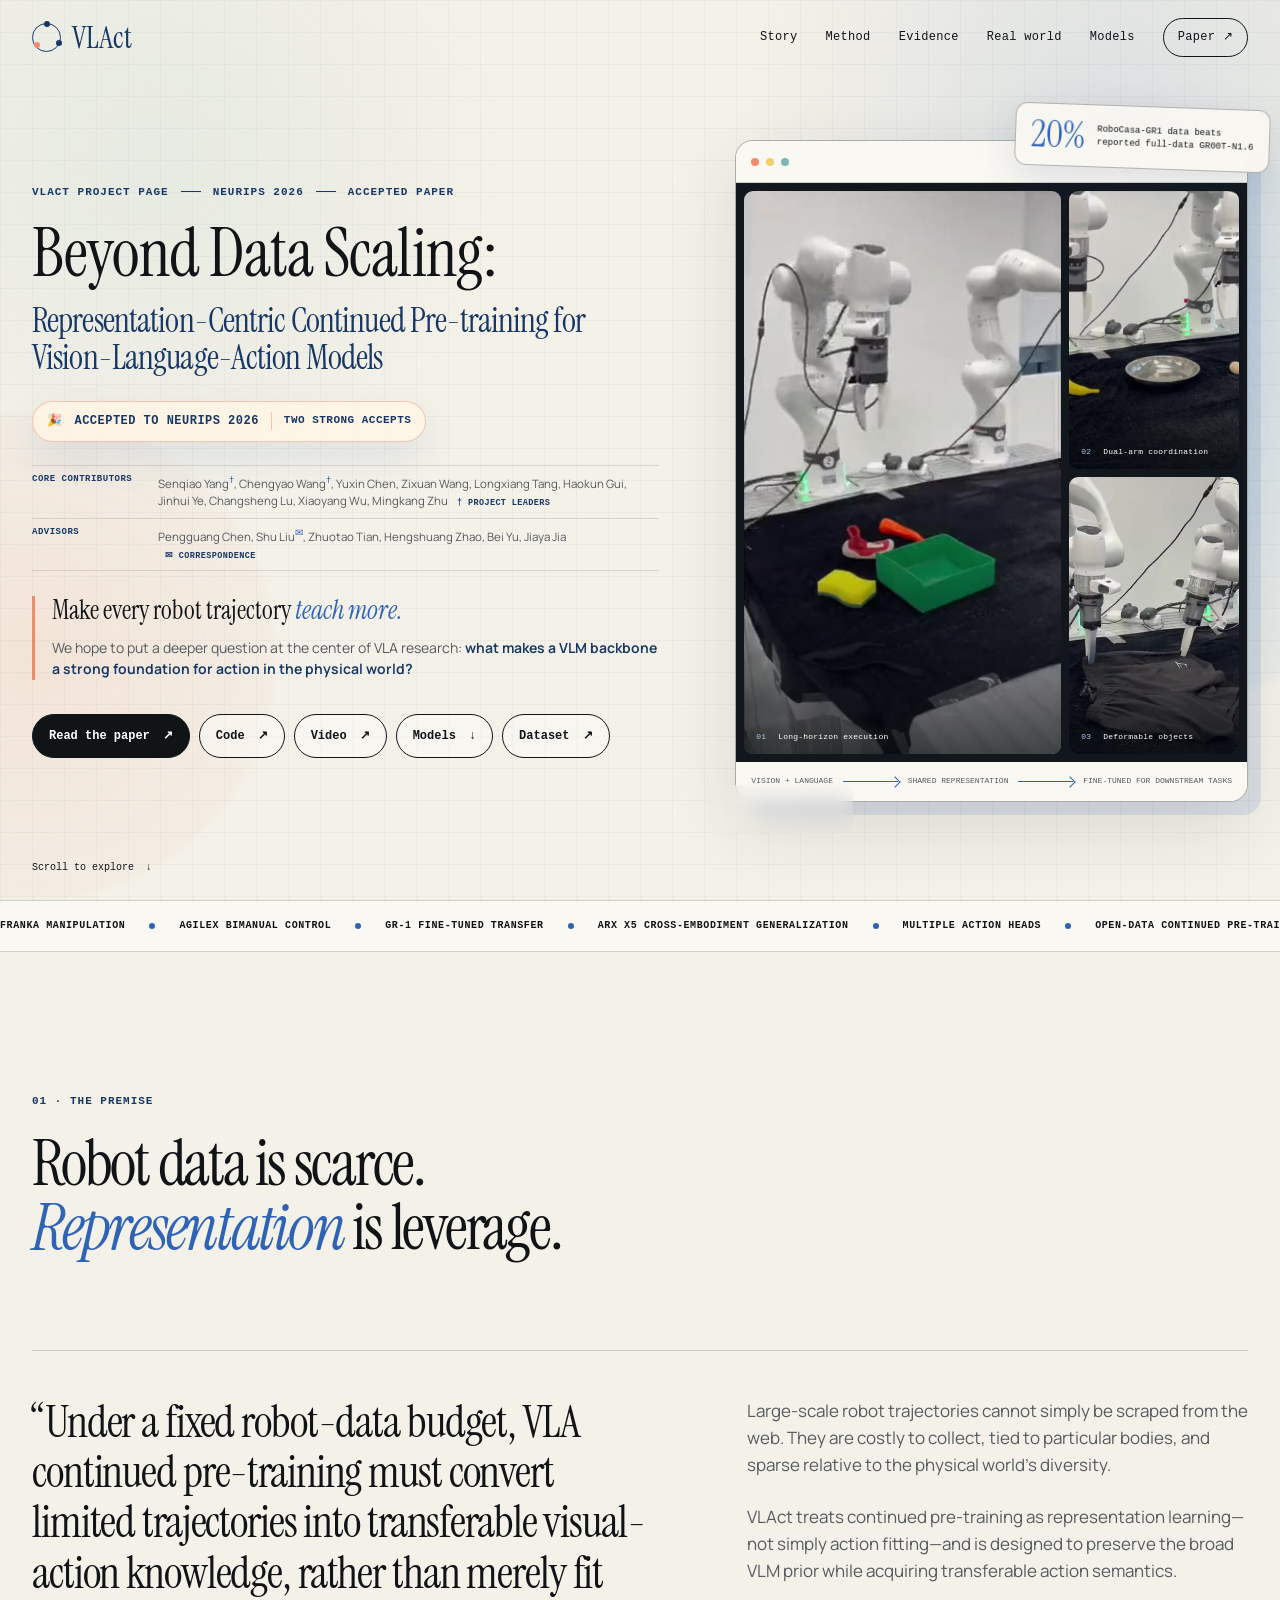
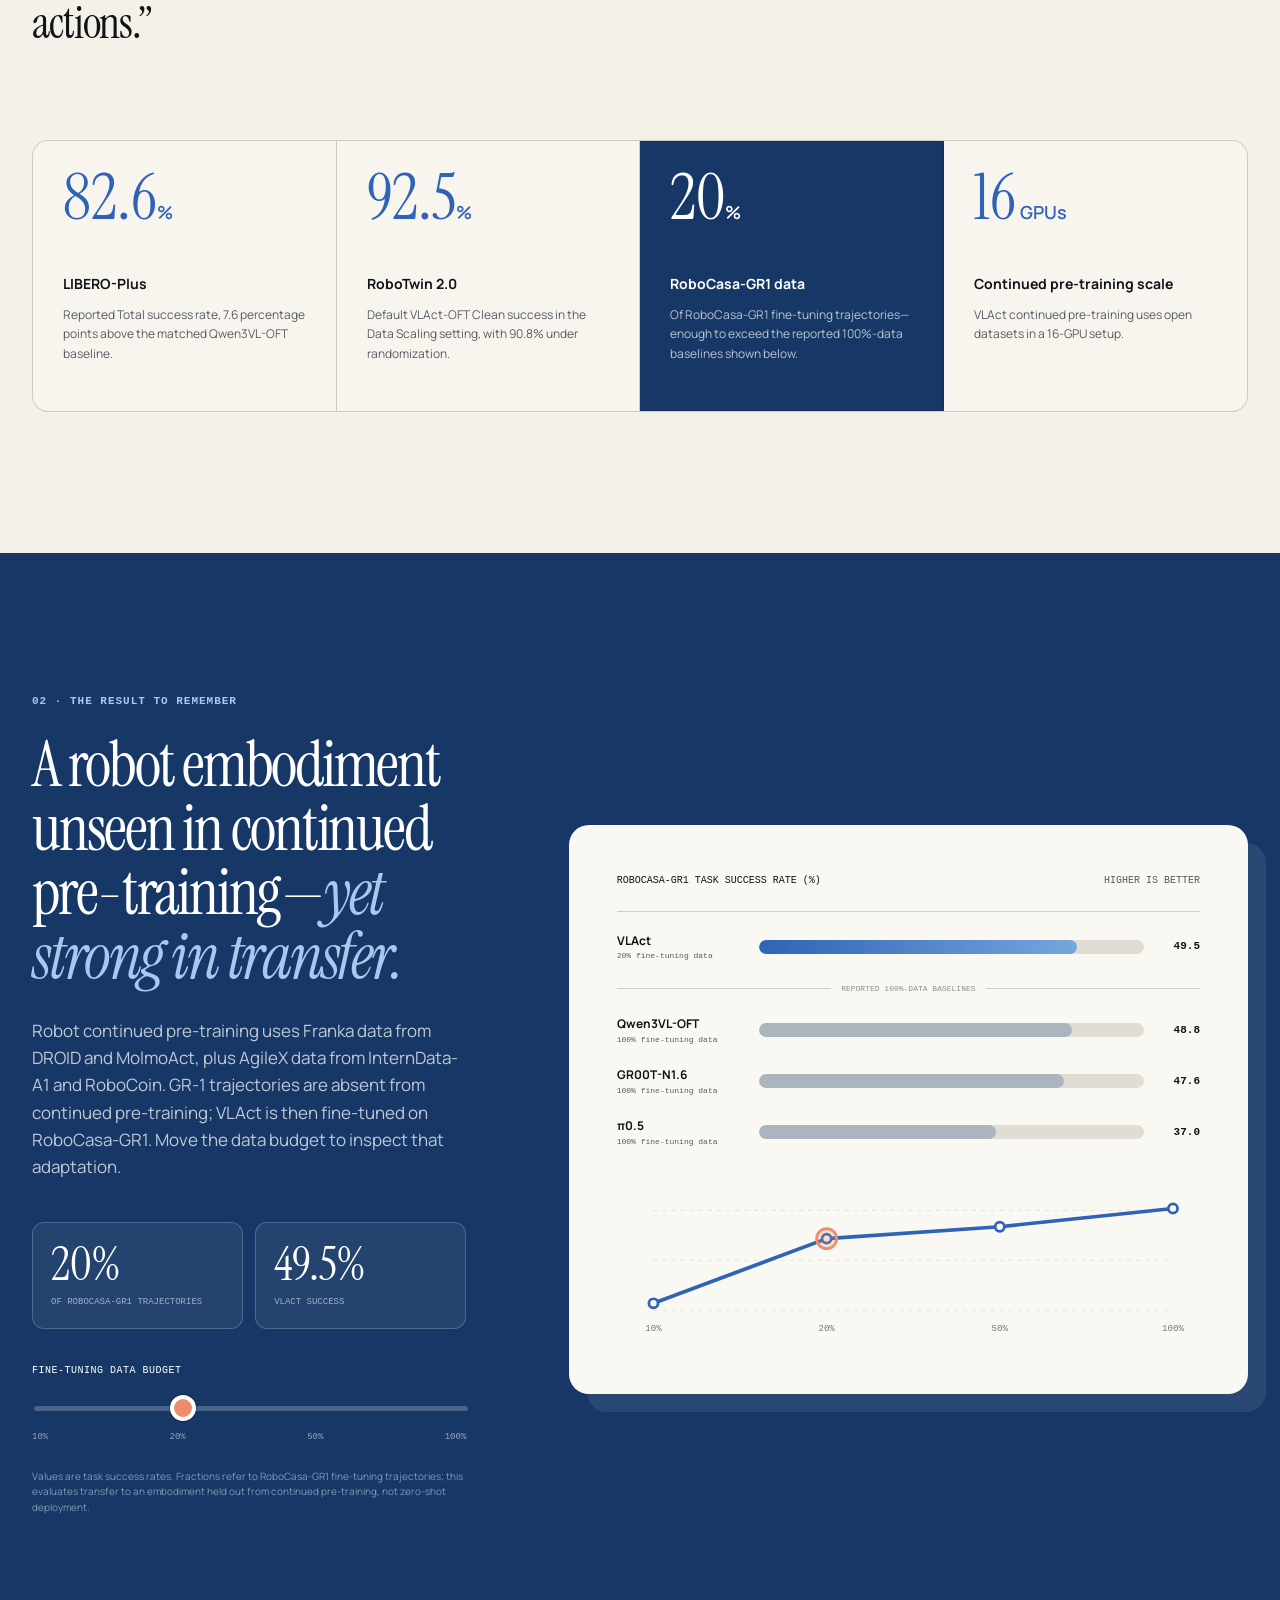
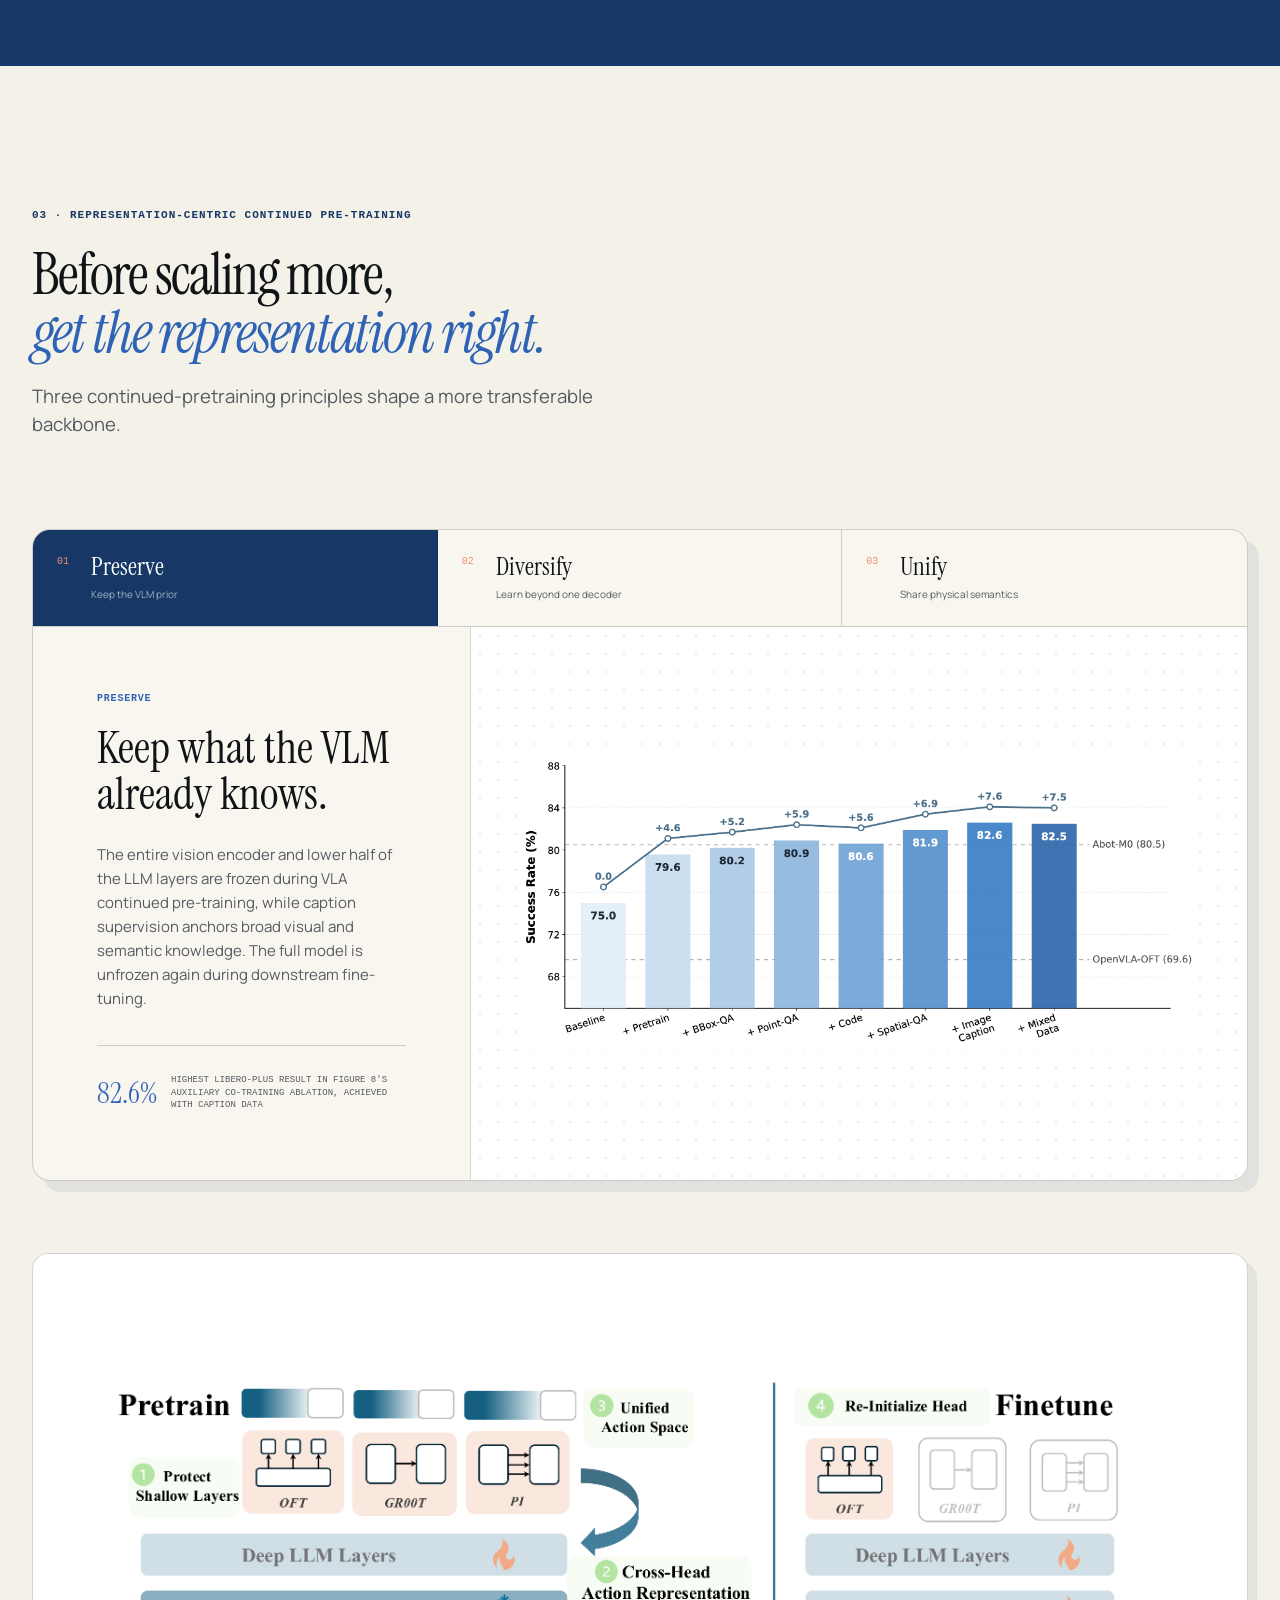
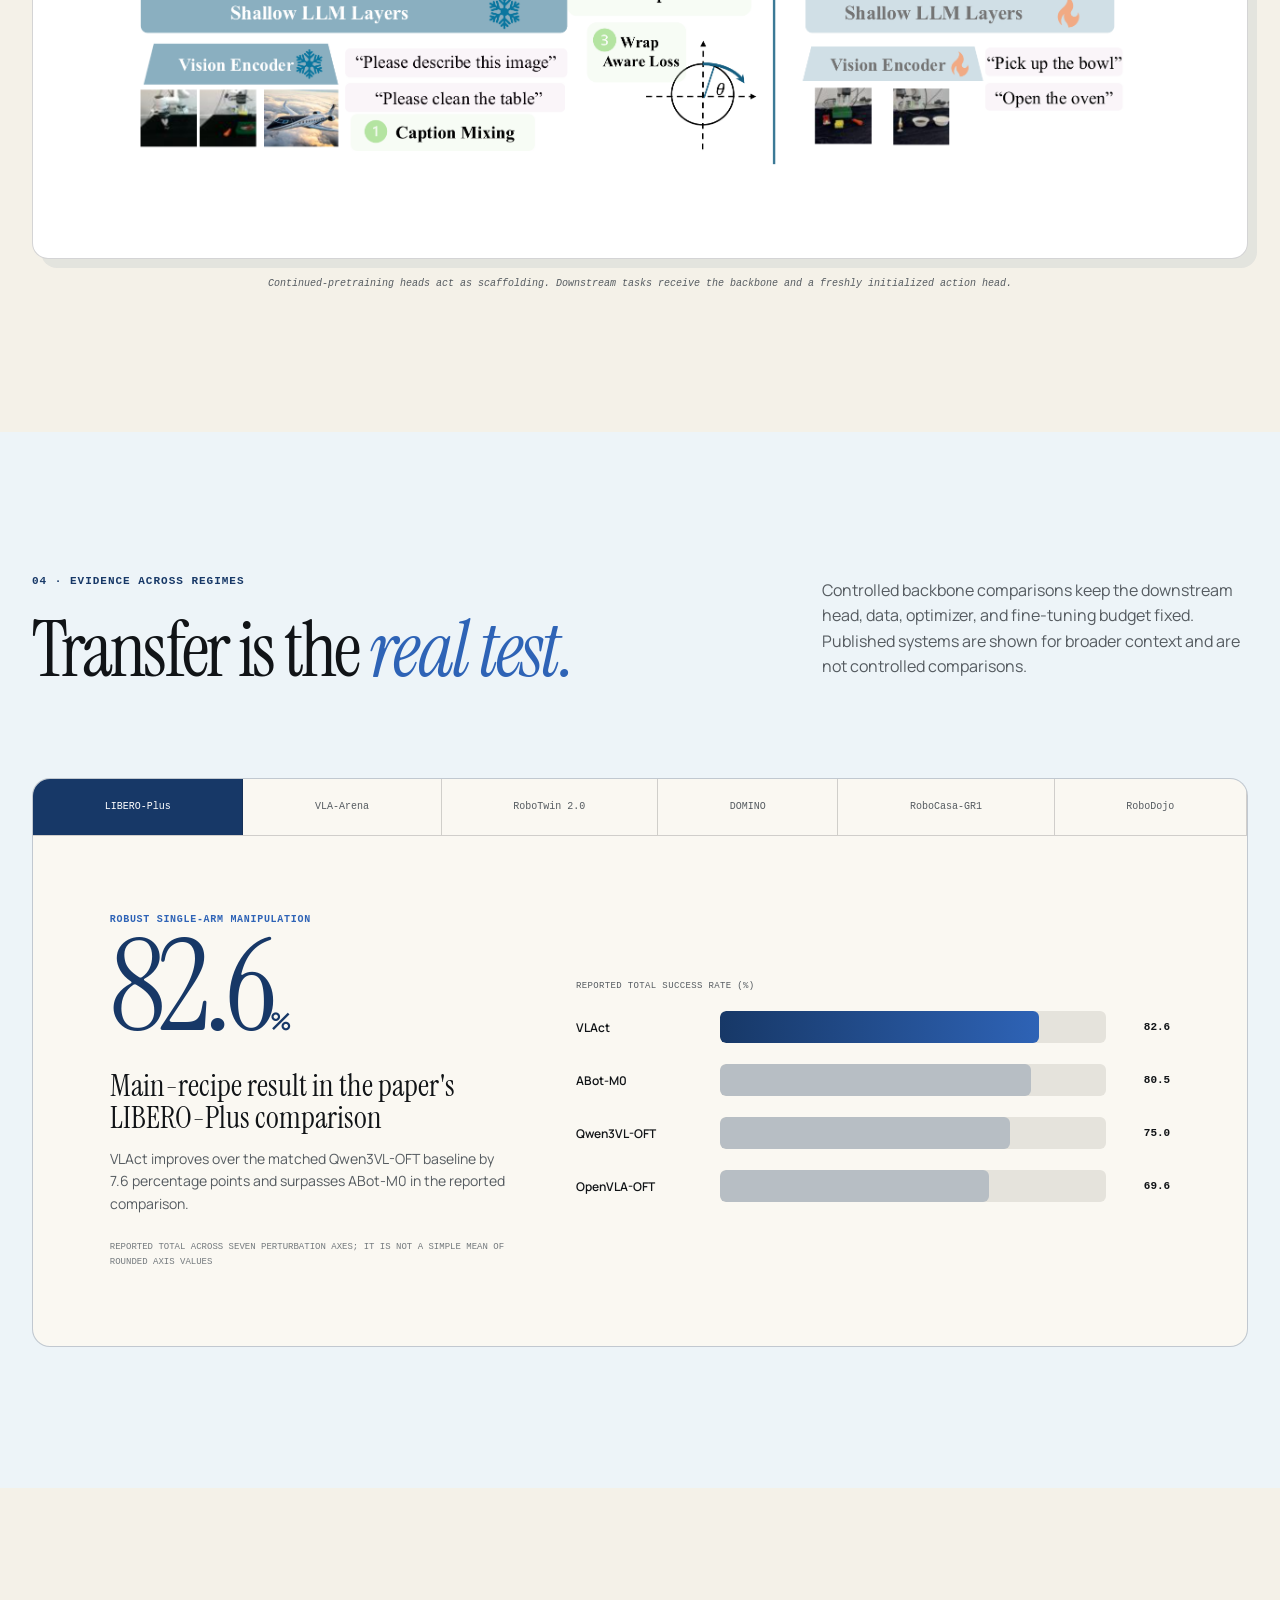
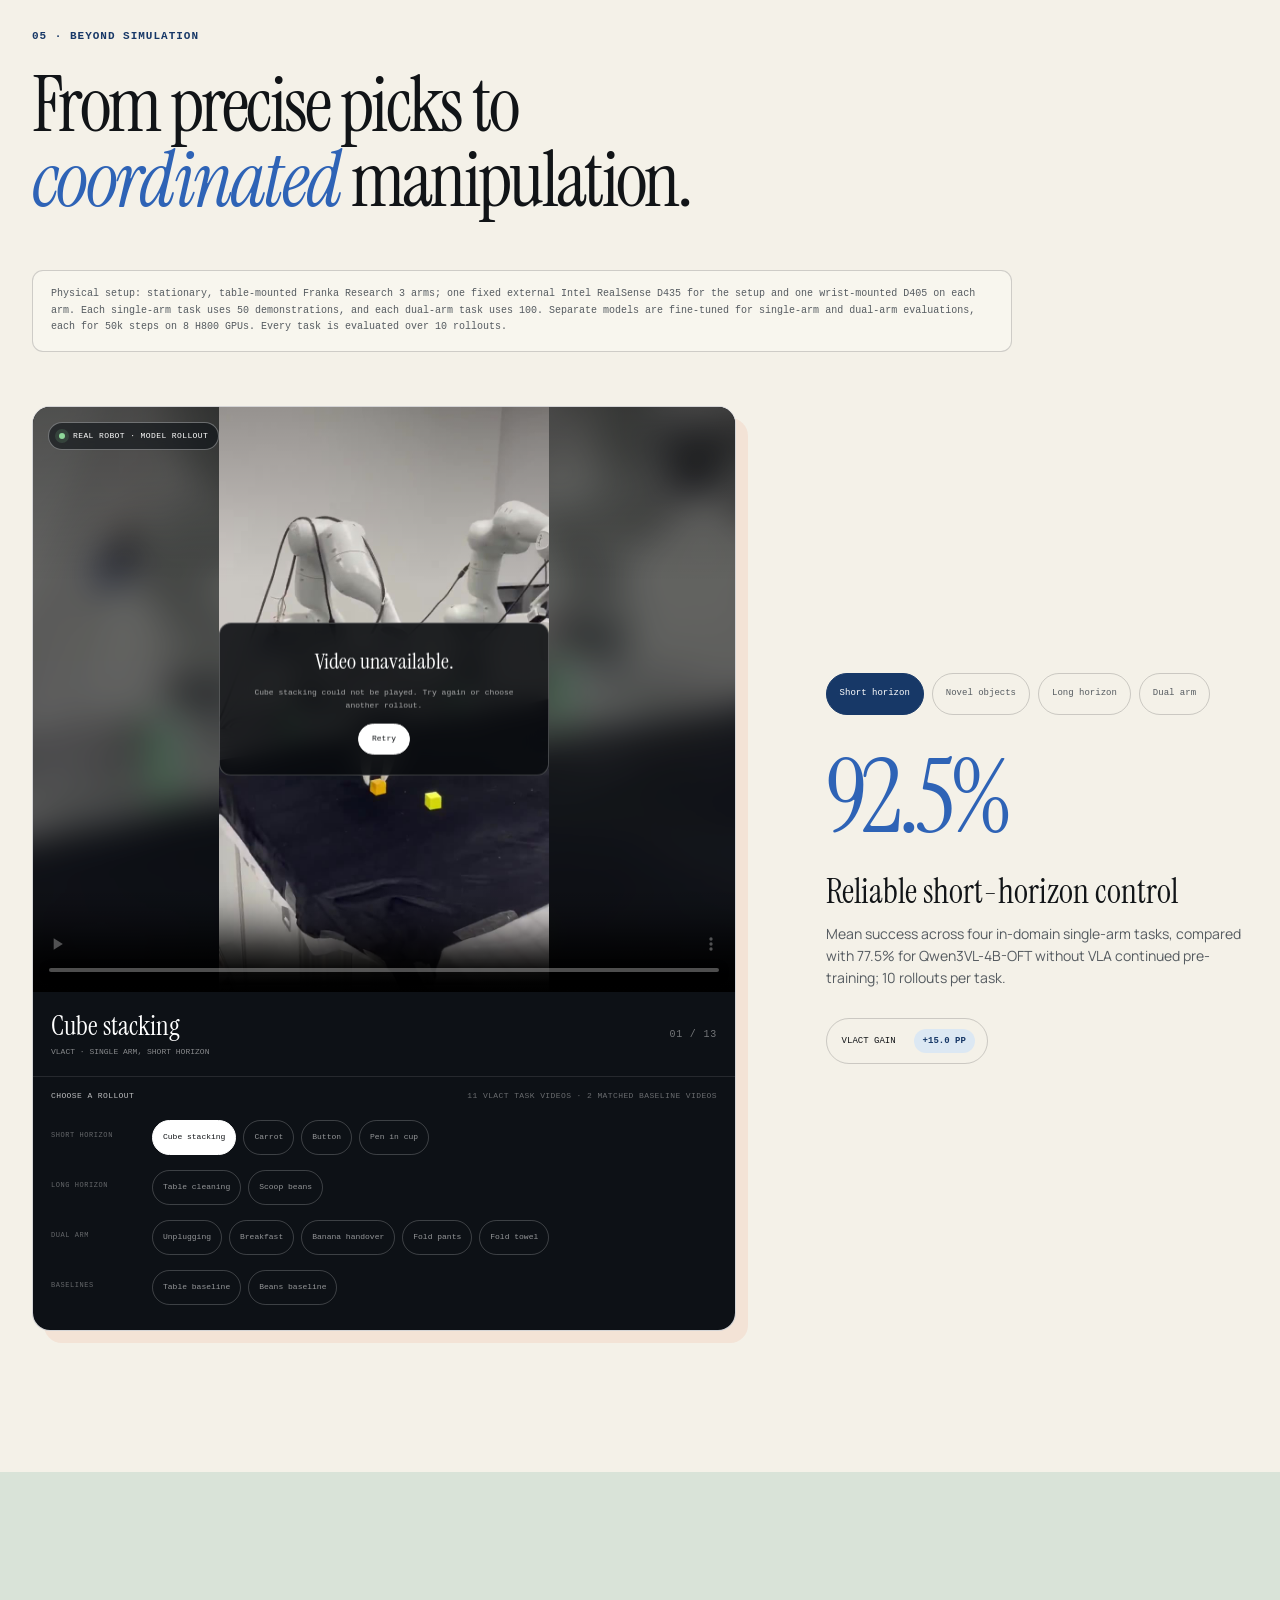
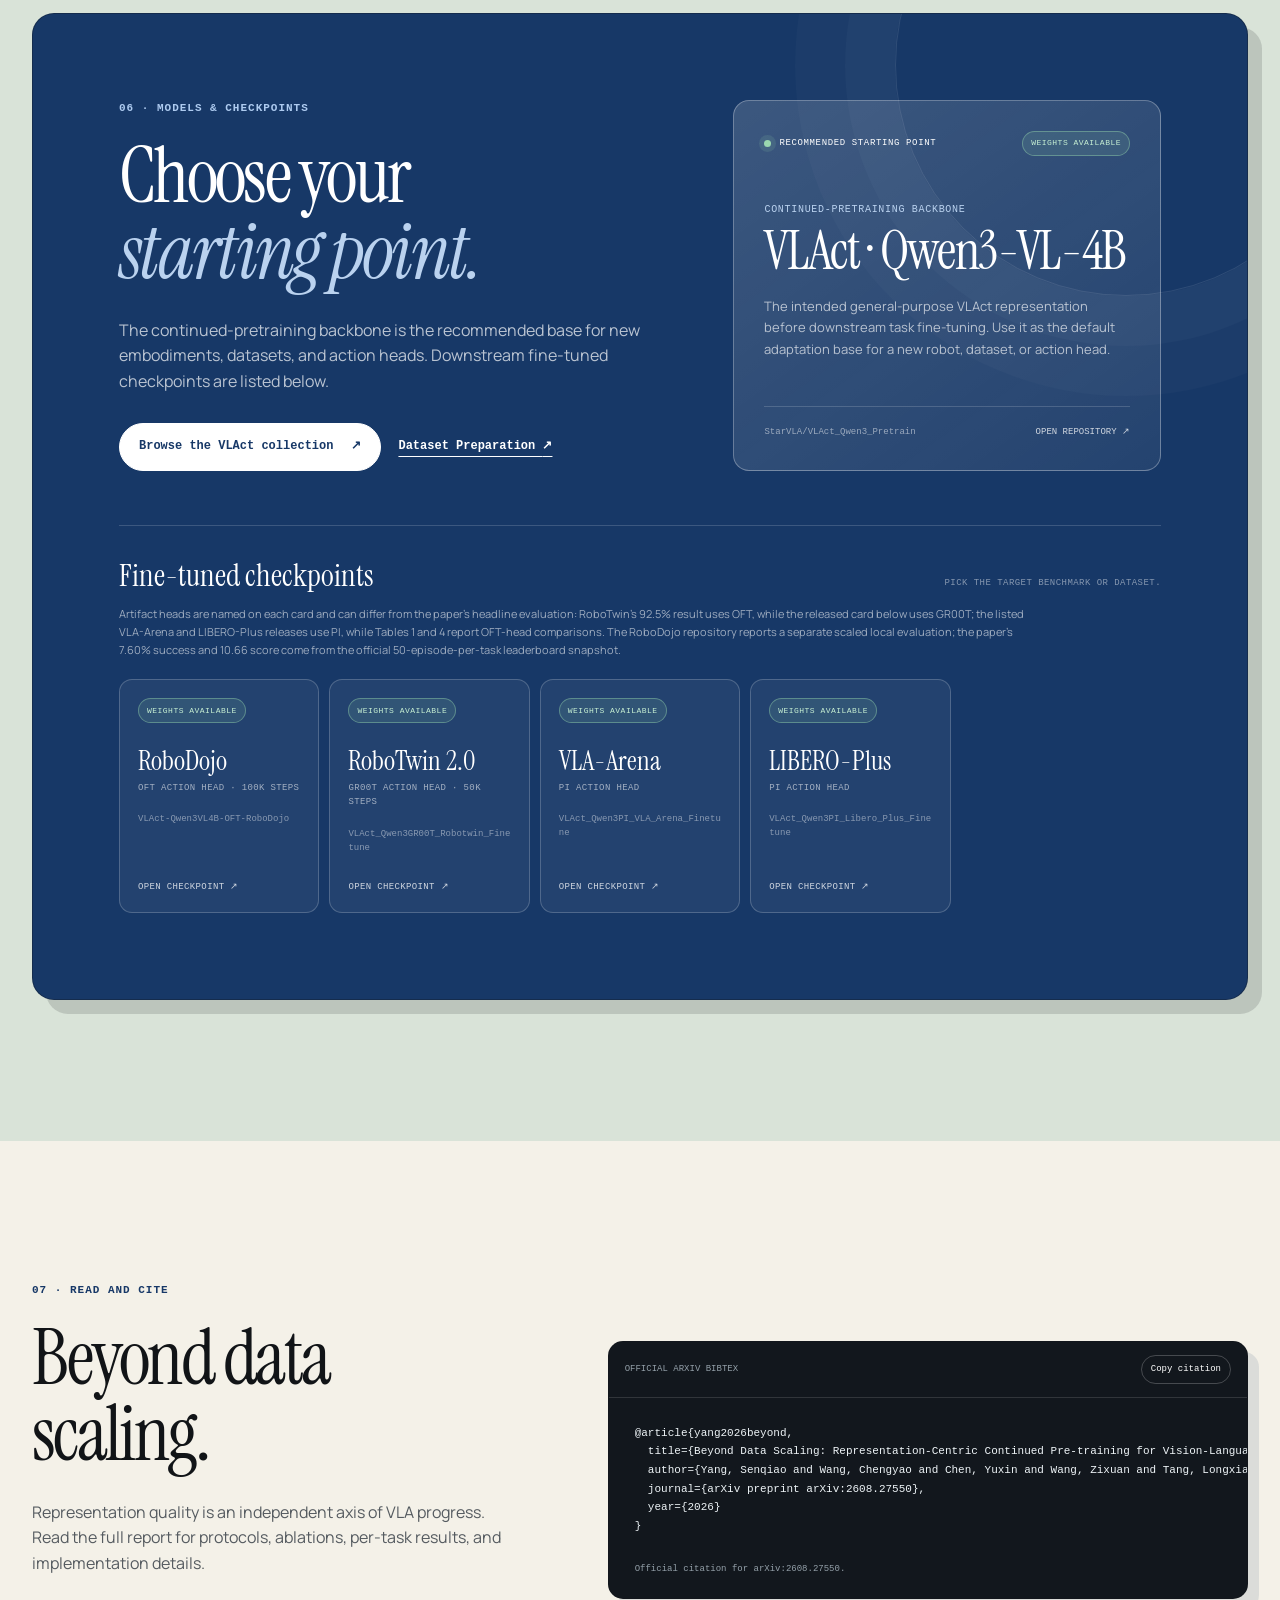
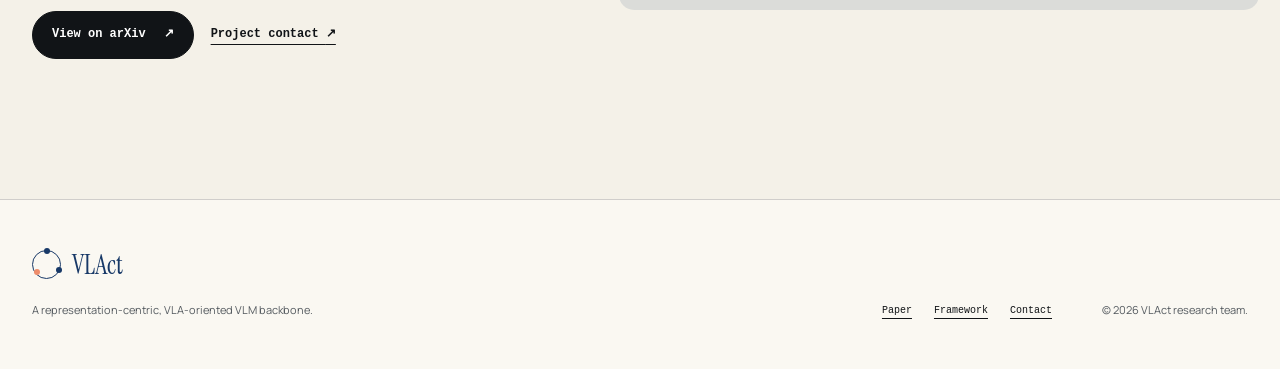
<file: index.html>
<!doctype html>
<html lang="en">
  <head>
    <meta charset="utf-8" />
    <meta name="viewport" content="width=device-width, initial-scale=1" />
    <meta
      name="description"
      content="VLAct studies how representation-centric continued pre-training can make VLM backbones stronger foundations for action in the physical world."
    />
    <meta name="theme-color" content="#f4f1e8" />
    <meta property="og:type" content="article" />
    <meta property="og:title" content="[NeurIPS 2026] VLAct — Beyond Data Scaling" />
    <meta
      property="og:description"
      content="Make every robot trajectory teach more—and ask what makes a VLM backbone a strong foundation for action in the physical world."
    />
    <meta property="og:url" content="https://starvla.github.io/VLAct/" />
    <meta property="og:image" content="https://starvla.github.io/VLAct/assets/og-card.png" />
    <meta property="og:image:width" content="1200" />
    <meta property="og:image:height" content="630" />
    <meta property="og:image:alt" content="VLAct — Beyond Data Scaling: Representation-Centric Continued Pre-training for Vision-Language-Action Models" />
    <meta property="og:site_name" content="VLAct" />
    <meta name="twitter:card" content="summary_large_image" />
    <meta name="twitter:title" content="[NeurIPS 2026] VLAct — Beyond Data Scaling" />
    <meta
      name="twitter:description"
      content="What makes a VLM backbone a strong foundation for action in the physical world? VLAct looks beyond data scaling."
    />
    <meta name="twitter:image" content="https://starvla.github.io/VLAct/assets/og-card.png" />
    <link rel="canonical" href="https://starvla.github.io/VLAct/" />
    <link rel="icon" href="assets/favicon.svg" type="image/svg+xml" />
    <link rel="preconnect" href="https://fonts.googleapis.com" />
    <link rel="preconnect" href="https://fonts.gstatic.com" crossorigin />
    <link
      href="https://fonts.googleapis.com/css2?family=Instrument+Serif:ital@0;1&amp;family=Manrope:wght@400;500;600;700&amp;display=swap"
      rel="stylesheet"
    />
    <link rel="stylesheet" href="styles.css" />
    <title>[NeurIPS 2026] VLAct — Beyond Data Scaling</title>
    <script type="application/ld+json">
      {
        "@context": "https://schema.org",
        "@type": "ScholarlyArticle",
        "headline": "[NeurIPS 2026] Beyond Data Scaling: Representation-Centric Continued Pre-training for Vision-Language-Action Models",
        "url": "https://starvla.github.io/VLAct/",
        "image": "https://starvla.github.io/VLAct/assets/og-card.png",
        "author": [
          { "@type": "Person", "name": "Senqiao Yang" },
          { "@type": "Person", "name": "Chengyao Wang" },
          { "@type": "Person", "name": "Yuxin Chen" },
          { "@type": "Person", "name": "Zixuan Wang" },
          { "@type": "Person", "name": "Longxiang Tang" },
          { "@type": "Person", "name": "Haokun Gui" },
          { "@type": "Person", "name": "Jinhui Ye" },
          { "@type": "Person", "name": "Changsheng Lu" },
          { "@type": "Person", "name": "Xiaoyang Wu" },
          { "@type": "Person", "name": "Mingkang Zhu" },
          { "@type": "Person", "name": "Pengguang Chen" },
          { "@type": "Person", "name": "Shu Liu" },
          { "@type": "Person", "name": "Zhuotao Tian" },
          { "@type": "Person", "name": "Hengshuang Zhao" },
          { "@type": "Person", "name": "Bei Yu" },
          { "@type": "Person", "name": "Jiaya Jia" }
        ],
        "description": "VLAct studies how representation-centric continued pre-training can make VLM backbones stronger foundations for action in the physical world."
      }
    </script>
  </head>
  <body>
    <div class="scroll-progress" aria-hidden="true"><span></span></div>
    <a class="skip-link" href="#main-content">Skip to content</a>

    <header class="site-header" data-header>
      <a class="wordmark" href="#top" aria-label="VLAct home">
        <span class="wordmark-mark" aria-hidden="true">
          <span></span><span></span><span></span>
        </span>
        <span>VLAct</span>
      </a>

      <button class="nav-toggle" type="button" aria-expanded="false" aria-controls="site-nav">
        <span class="sr-only">Toggle navigation</span>
        <span></span><span></span>
      </button>

      <nav class="site-nav" id="site-nav" aria-label="Primary navigation">
        <a href="#story">Story</a>
        <a href="#method">Method</a>
        <a href="#evidence">Evidence</a>
        <a href="#real-world">Real world</a>
        <a href="#open">Models</a>
        <a class="nav-paper" href="https://arxiv.org/abs/2608.27550">Paper <span aria-hidden="true">↗</span></a>
      </nav>
    </header>

    <main id="main-content">
      <section class="hero" id="top" data-section>
        <div class="hero-aura hero-aura-one" aria-hidden="true"></div>
        <div class="hero-aura hero-aura-two" aria-hidden="true"></div>

        <div class="hero-copy reveal">
          <p class="eyebrow"><span>VLAct project page</span><span>NeurIPS 2026</span><span>Accepted paper</span></p>
          <h1>
            <span class="hero-title-main">Beyond Data Scaling:</span>
            <span class="hero-title-sub">Representation-Centric Continued Pre-training for Vision-Language-Action Models</span>
          </h1>
          <p class="acceptance-badge">
            <span aria-hidden="true">&#127881;</span>
            Accepted to NeurIPS 2026
            <small>Two strong accepts</small>
          </p>

          <div class="hero-credits" role="group" aria-label="Project contributors">
            <p class="credit-row">
              <span class="credit-label">Core Contributors</span>
              <span class="credit-names">
                Senqiao Yang<sup>†</sup>, Chengyao Wang<sup>†</sup>, Yuxin Chen, Zixuan Wang,
                Longxiang Tang, Haokun Gui, Jinhui Ye, Changsheng Lu, Xiaoyang Wu, Mingkang Zhu
                <small>† Project Leaders</small>
              </span>
            </p>
            <p class="credit-row">
              <span class="credit-label">Advisors</span>
              <span class="credit-names">
                Pengguang Chen, Shu Liu<sup>✉</sup>, Zhuotao Tian, Hengshuang Zhao, Bei Yu, Jiaya Jia
                <small>✉ Correspondence</small>
              </span>
            </p>
          </div>

          <div class="hero-statement">
            <p class="hero-slogan">
              Make every robot trajectory <em>teach more.</em>
            </p>
            <p class="hero-community">
              We hope to put a deeper question at the center of VLA research:
              <strong>what makes a VLM backbone a strong foundation for action in the physical world?</strong>
            </p>
          </div>
          <nav class="hero-actions hero-resource-actions" aria-label="Project resources">
            <a class="button button-primary" href="https://arxiv.org/abs/2608.27550">
              Read the paper
              <span aria-hidden="true">↗</span>
            </a>
            <a class="button button-secondary" href="https://github.com/starVLA/VLAct" target="_blank" rel="noreferrer">
              Code <span aria-hidden="true">↗</span>
            </a>
            <a class="button button-secondary" href="https://youtu.be/aTrIbDQ7a2o" target="_blank" rel="noreferrer">
              Video <span aria-hidden="true">↗</span>
            </a>
            <a class="button button-secondary" href="#open">
              Models <span aria-hidden="true">↓</span>
            </a>
            <a class="button button-secondary" href="https://github.com/starVLA/VLAct/blob/main/scripts/run_scripts/Pretrain/README.md" target="_blank" rel="noreferrer">
              Dataset <span aria-hidden="true">↗</span>
            </a>
          </nav>
        </div>

        <div class="hero-visual reveal" data-tilt>
          <div class="visual-browser">
            <div class="visual-browser-bar" aria-hidden="true">
              <span></span><span></span><span></span>
              <p>representation / generalization</p>
            </div>
            <div class="hero-media-grid" role="group" aria-label="VLAct real-robot demonstrations">
              <figure class="hero-shot hero-shot-main">
                <img src="assets/video-posters/clean-table.jpg" alt="A Franka robot completing a long-horizon table-cleaning task" />
                <figcaption><span>01</span> Long-horizon execution</figcaption>
              </figure>
              <figure class="hero-shot">
                <img src="assets/video-posters/prepare-breakfast.jpg" alt="Two Franka arms coordinating during breakfast preparation" />
                <figcaption><span>02</span> Dual-arm coordination</figcaption>
              </figure>
              <figure class="hero-shot">
                <img src="assets/video-posters/fold-pants.jpg" alt="Two Franka arms folding a pair of pants" />
                <figcaption><span>03</span> Deformable objects</figcaption>
              </figure>
            </div>
            <div class="hero-trajectory" aria-hidden="true">
              <span>Vision + language</span><i></i><span>Shared representation</span><i></i><span>Fine-tuned for downstream tasks</span>
            </div>
          </div>

          <div class="floating-note floating-note-top" aria-hidden="true">
            <span class="floating-note-value">20%</span>
            <span>RoboCasa-GR1 data beats<br />reported full-data GR00T-N1.6</span>
          </div>
          <div class="floating-note floating-note-bottom" aria-hidden="true">
            <span class="pulse-dot"></span>
            <span>One backbone.<br />Many ways to act.</span>
          </div>
        </div>

        <a class="scroll-cue" href="#story">
          <span>Scroll to explore</span>
          <span aria-hidden="true">↓</span>
        </a>
      </section>

      <div class="topic-marquee" role="region" aria-label="Research scope">
        <div class="marquee-track">
          <span>Franka manipulation</span><i></i>
          <span>AgileX bimanual control</span><i></i>
          <span>GR-1 fine-tuned transfer</span><i></i>
          <span>ARX X5 cross-embodiment generalization</span><i></i>
          <span>Multiple action heads</span><i></i>
          <span>Open-data continued pre-training</span><i></i>
          <span aria-hidden="true">Franka manipulation</span><i aria-hidden="true"></i>
          <span aria-hidden="true">AgileX bimanual control</span><i aria-hidden="true"></i>
          <span aria-hidden="true">GR-1 fine-tuned transfer</span><i aria-hidden="true"></i>
          <span aria-hidden="true">ARX X5 cross-embodiment generalization</span><i aria-hidden="true"></i>
          <span aria-hidden="true">Multiple action heads</span><i aria-hidden="true"></i>
          <span aria-hidden="true">Open-data continued pre-training</span><i aria-hidden="true"></i>
        </div>
      </div>

      <section class="section story-section" id="story" data-section>
        <div class="section-heading reveal">
          <p class="section-index">01 · The premise</p>
          <h2>Robot data is scarce.<br /><em>Representation</em> is leverage.</h2>
        </div>

        <div class="story-grid">
          <blockquote class="pull-quote reveal">
            “Under a fixed robot-data budget, VLA continued pre-training must convert limited trajectories
            into transferable visual-action knowledge, rather than merely fit actions.”
          </blockquote>
          <div class="story-copy reveal">
            <p>
              Large-scale robot trajectories cannot simply be scraped from the web. They are costly
              to collect, tied to particular bodies, and sparse relative to the physical world's diversity.
            </p>
            <p>
              VLAct treats continued pre-training as representation learning—not simply action fitting—and is
              designed to preserve the broad VLM prior while acquiring transferable action semantics.
            </p>
          </div>
        </div>

        <div class="metric-grid" role="group" aria-label="Headline results">
          <article class="metric-card reveal">
            <p class="metric-value"><span data-count="82.6" data-decimals="1">82.6</span><small>%</small></p>
            <h3>LIBERO-Plus</h3>
            <p>Reported Total success rate, 7.6 percentage points above the matched Qwen3VL-OFT baseline.</p>
          </article>
          <article class="metric-card reveal">
            <p class="metric-value"><span data-count="92.5" data-decimals="1">92.5</span><small>%</small></p>
            <h3>RoboTwin 2.0</h3>
            <p>Default VLAct-OFT Clean success in the Data Scaling setting, with 90.8% under randomization.</p>
          </article>
          <article class="metric-card metric-card-accent reveal">
            <p class="metric-value"><span data-count="20" data-decimals="0">20</span><small>%</small></p>
            <h3>RoboCasa-GR1 data</h3>
            <p>Of RoboCasa-GR1 fine-tuning trajectories—enough to exceed the reported 100%-data baselines shown below.</p>
          </article>
          <article class="metric-card reveal">
            <p class="metric-value"><span data-count="16" data-decimals="0">16</span><small> GPUs</small></p>
            <h3>Continued pre-training scale</h3>
            <p>VLAct continued pre-training uses open datasets in a 16-GPU setup.</p>
          </article>
        </div>
      </section>

      <section class="section transfer-section" id="transfer" data-section>
        <div class="transfer-shell reveal">
          <div class="transfer-copy">
            <p class="section-index">02 · The result to remember</p>
            <h2>A robot embodiment unseen in continued pre-training—<em>yet strong in transfer.</em></h2>
            <p>
              Robot continued pre-training uses Franka data from DROID and MolmoAct, plus AgileX data from
              InternData-A1 and RoboCoin. GR-1 trajectories are absent from continued pre-training; VLAct is
              then fine-tuned on RoboCasa-GR1. Move the data budget to inspect that adaptation.
            </p>

            <div class="budget-readout" aria-live="polite">
              <div>
                <span id="budget-percent">20%</span>
                <small>of RoboCasa-GR1 trajectories</small>
              </div>
              <div>
                <span id="budget-score">49.5%</span>
                <small>VLAct success</small>
              </div>
            </div>

            <div class="slider-wrap">
              <label for="data-budget">Fine-tuning data budget</label>
              <input id="data-budget" type="range" min="0" max="3" step="1" value="1" />
              <div class="slider-labels" aria-hidden="true">
                <span>10%</span><span>20%</span><span>50%</span><span>100%</span>
              </div>
            </div>

            <p class="fine-print">
              Values are task success rates. Fractions refer to RoboCasa-GR1 fine-tuning trajectories;
              this evaluates transfer to an embodiment held out from continued pre-training, not zero-shot deployment.
            </p>
          </div>

          <div class="transfer-chart" role="group" aria-label="RoboCasa-GR1 success comparison">
            <div class="chart-head">
              <p>RoboCasa-GR1 task success rate (%)</p>
              <span>Higher is better</span>
            </div>
            <div class="chart-row chart-row-primary">
              <div class="chart-label">
                <strong>VLAct</strong>
                <span id="budget-label">20% fine-tuning data</span>
              </div>
              <div class="bar-track"><span id="vlact-bar" style="--bar-width: 82.5%"></span></div>
              <strong id="vlact-bar-value">49.5</strong>
            </div>
            <div class="chart-divider"><span>reported 100%-data baselines</span></div>
            <div class="chart-row">
              <div class="chart-label"><strong>Qwen3VL-OFT</strong><span>100% fine-tuning data</span></div>
              <div class="bar-track"><span style="--bar-width: 81.33%"></span></div>
              <strong>48.8</strong>
            </div>
            <div class="chart-row">
              <div class="chart-label"><strong>GR00T-N1.6</strong><span>100% fine-tuning data</span></div>
              <div class="bar-track"><span style="--bar-width: 79.33%"></span></div>
              <strong>47.6</strong>
            </div>
            <div class="chart-row">
              <div class="chart-label"><strong>π0.5</strong><span>100% fine-tuning data</span></div>
              <div class="bar-track"><span style="--bar-width: 61.67%"></span></div>
              <strong>37.0</strong>
            </div>

            <svg class="transfer-line" viewBox="0 0 640 170" role="img" aria-labelledby="transfer-line-title">
              <title id="transfer-line-title">VLAct task success rises from 41.42 percent at 10 percent data to 54.0 percent at full data.</title>
              <path class="line-grid" d="M40 30H610 M40 85H610 M40 140H610" />
              <polyline points="40,132 230,61 420,48 610,28" />
              <circle cx="40" cy="132" r="5" />
              <circle cx="230" cy="61" r="5" />
              <circle cx="420" cy="48" r="5" />
              <circle cx="610" cy="28" r="5" />
              <circle class="active-point" id="active-point" cx="230" cy="61" r="11" />
              <g aria-hidden="true">
                <text x="40" y="162">10%</text>
                <text x="230" y="162">20%</text>
                <text x="420" y="162">50%</text>
                <text x="610" y="162">100%</text>
              </g>
            </svg>
          </div>
        </div>
      </section>

      <section class="section method-section" id="method" data-section>
        <div class="section-heading reveal">
          <p class="section-index">03 · Representation-centric continued pre-training</p>
          <h2>Before scaling more,<br /><em>get the representation right.</em></h2>
          <p class="method-heading-note">Three continued-pretraining principles shape a more transferable backbone.</p>
        </div>

        <div class="method-explorer reveal">
          <div class="method-tabs" role="tablist" aria-label="VLAct method components">
            <button id="tab-preserve" type="button" role="tab" aria-selected="true" aria-controls="panel-preserve" data-method="preserve">
              <span>01</span>
              <strong>Preserve</strong>
              <small>Keep the VLM prior</small>
            </button>
            <button id="tab-diversify" type="button" role="tab" aria-selected="false" aria-controls="panel-diversify" data-method="diversify">
              <span>02</span>
              <strong>Diversify</strong>
              <small>Learn beyond one decoder</small>
            </button>
            <button id="tab-unify" type="button" role="tab" aria-selected="false" aria-controls="panel-unify" data-method="unify">
              <span>03</span>
              <strong>Unify</strong>
              <small>Share physical semantics</small>
            </button>
          </div>

          <div class="method-panels">
            <div class="method-panel is-active" id="panel-preserve" role="tabpanel" aria-labelledby="tab-preserve" data-panel="preserve">
              <div class="method-panel-copy">
                <p class="method-kicker">Preserve</p>
                <h3>Keep what the VLM already knows.</h3>
                <p>
                  The entire vision encoder and lower half of the LLM layers are frozen during VLA
                  continued pre-training, while caption supervision anchors broad visual and semantic knowledge.
                  The full model is unfrozen again during downstream fine-tuning.
                </p>
                <div class="method-note"><strong>82.6%</strong><span>highest LIBERO-Plus result in Figure 8's auxiliary co-training ablation, achieved with caption data</span></div>
              </div>
              <button class="method-figure figure-button" type="button" data-zoom="assets/caption-mix.png" data-zoom-title="Caption-data ablation">
                <img src="assets/caption-mix.png" alt="Ablation showing the effect of different vision-language data mixtures" loading="lazy" />
                <span class="zoom-hint">Open figure <span aria-hidden="true">↗</span></span>
              </button>
            </div>

            <div class="method-panel" id="panel-diversify" role="tabpanel" aria-labelledby="tab-diversify" data-panel="diversify" hidden>
              <div class="method-panel-copy">
                <p class="method-kicker">Diversify</p>
                <h3>Learn actions—not one decoder.</h3>
                <p>
                  OFT, PI, and GR00T jointly supervise the same backbone. Those pre-training heads are
                  discarded, and a freshly initialized task-specific head is attached during fine-tuning.
                </p>
                <div class="method-note"><strong>3 heads</strong><span>one shared latent representation</span></div>
              </div>
              <button class="method-figure figure-button" type="button" data-zoom="assets/head-transfer.png" data-zoom-title="Action-head transfer study">
                <img src="assets/head-transfer.png" alt="Bar charts showing how pre-training action heads affect downstream transfer" loading="lazy" />
                <span class="zoom-hint">Open figure <span aria-hidden="true">↗</span></span>
              </button>
            </div>

            <div class="method-panel" id="panel-unify" role="tabpanel" aria-labelledby="tab-unify" data-panel="unify" hidden>
              <div class="method-panel-copy">
                <p class="method-kicker">Unify</p>
                <h3>Share semantics without pretending robots are identical.</h3>
                <p>
                  Physically aligned controls share coordinates. Embodiment-specific dimensions remain
                  separate, inactive dimensions are masked, and periodic joints use a wrap-aware loss.
                </p>
                <div class="method-note"><strong>Shared meaning</strong><span>only where the physics agrees</span></div>
              </div>
              <button class="method-figure figure-button" type="button" data-zoom="assets/action-space.png" data-zoom-title="Partially unified action representation">
                <img src="assets/action-space.png" alt="Comparison of separate, naively unified, and partially unified action representations" loading="lazy" />
                <span class="zoom-hint">Open figure <span aria-hidden="true">↗</span></span>
              </button>
            </div>
          </div>
        </div>

        <figure class="full-figure reveal">
          <button class="figure-button" type="button" data-zoom="assets/method.png" data-zoom-title="VLAct continued pre-training and fine-tuning recipe">
            <img src="assets/method.png" alt="Overview of the VLAct continued pre-training and fine-tuning recipe" loading="lazy" />
            <span class="zoom-hint">Open figure <span aria-hidden="true">↗</span></span>
          </button>
          <figcaption>
            Continued-pretraining heads act as scaffolding. Downstream tasks receive the backbone and a freshly initialized action head.
          </figcaption>
        </figure>
      </section>

      <section class="section evidence-section" id="evidence" data-section>
        <div class="section-heading section-heading-row reveal">
          <div>
            <p class="section-index">04 · Evidence across regimes</p>
            <h2>Transfer is the <em>real test.</em></h2>
          </div>
          <p>
            Controlled backbone comparisons keep the downstream head, data, optimizer, and fine-tuning
            budget fixed. Published systems are shown for broader context and are not controlled comparisons.
          </p>
        </div>

        <div class="benchmark-explorer reveal">
          <div class="benchmark-tabs" role="tablist" aria-label="Benchmark selector">
            <button id="benchmark-tab-libero" type="button" role="tab" aria-selected="true" aria-controls="benchmark-content" data-benchmark="libero">LIBERO-Plus</button>
            <button id="benchmark-tab-vla" type="button" role="tab" aria-selected="false" aria-controls="benchmark-content" data-benchmark="vla">VLA-Arena</button>
            <button id="benchmark-tab-robotwin" type="button" role="tab" aria-selected="false" aria-controls="benchmark-content" data-benchmark="robotwin">RoboTwin 2.0</button>
            <button id="benchmark-tab-domino" type="button" role="tab" aria-selected="false" aria-controls="benchmark-content" data-benchmark="domino">DOMINO</button>
            <button id="benchmark-tab-robocasa" type="button" role="tab" aria-selected="false" aria-controls="benchmark-content" data-benchmark="robocasa">RoboCasa-GR1</button>
            <button id="benchmark-tab-robodojo" type="button" role="tab" aria-selected="false" aria-controls="benchmark-content" data-benchmark="robodojo">RoboDojo</button>
          </div>

          <div class="benchmark-content" id="benchmark-content" role="tabpanel" aria-labelledby="benchmark-tab-libero">
            <div class="benchmark-summary">
              <p id="benchmark-kicker">Robust single-arm manipulation</p>
              <p class="benchmark-number" id="benchmark-number">82.6<span>%</span></p>
              <h3 id="benchmark-title">Main-recipe result in the paper's LIBERO-Plus comparison</h3>
              <p id="benchmark-description">
                VLAct improves over the matched Qwen3VL-OFT baseline by 7.6 percentage points and surpasses ABot-M0 in the reported comparison.
              </p>
              <p class="benchmark-note" id="benchmark-note">Reported Total across seven perturbation axes; it is not a simple mean of rounded axis values</p>
            </div>
            <div class="benchmark-bars-wrap">
              <p class="benchmark-bars-label" id="benchmark-bars-label">Reported Total success rate (%)</p>
              <div class="benchmark-bars" id="benchmark-bars" aria-live="polite"></div>
            </div>
          </div>
        </div>

      </section>

      <section class="section real-section" id="real-world" data-section>
        <div class="section-heading reveal">
          <p class="section-index">05 · Beyond simulation</p>
          <h2>From precise picks to<br /><em>coordinated</em> manipulation.</h2>
        </div>

        <p class="protocol-note reveal">
          Physical setup: stationary, table-mounted Franka Research 3 arms; one fixed external Intel
          RealSense D435 for the setup and one wrist-mounted D405 on each arm. Each single-arm task uses 50 demonstrations,
          and each dual-arm task uses 100. Separate models are fine-tuned for single-arm and dual-arm
          evaluations, each for 50k steps on 8 H800 GPUs. Every task is evaluated over 10 rollouts.
        </p>

        <div class="real-layout">
          <div class="real-media reveal">
            <div class="rollout-player" data-rollout-player>
              <div
                class="rollout-stage is-portrait is-loading"
                data-rollout-stage
                style="--rollout-poster: url('assets/video-posters/stack-blocks.jpg')"
              >
                <video
                  id="rollout-video"
                  src="assets/videos/stack-blocks.mp4"
                  poster="assets/video-posters/stack-blocks.jpg"
                  aria-label="VLAct cube-stacking real-robot rollout"
                  controls
                  muted
                  loop
                  playsinline
                  preload="metadata"
                >
                  Your browser does not support embedded MP4 video.
                </video>
                <div class="rollout-badge"><span></span> Real robot · model rollout</div>
                <div class="rollout-loader" aria-hidden="true"></div>
                <div class="rollout-error" id="rollout-error" hidden>
                  <strong>Video unavailable.</strong>
                  <span id="rollout-error-copy">Try again or choose another rollout.</span>
                  <button type="button" id="rollout-retry">Retry</button>
                </div>
              </div>
              <div class="rollout-caption">
                <div class="rollout-copy">
                  <p id="rollout-label">Cube stacking</p>
                  <span id="rollout-type">VLAct · single arm, short horizon</span>
                </div>
                <p class="rollout-counter" id="rollout-counter" aria-hidden="true">01 / 13</p>
              </div>
              <div class="rollout-library">
                <div class="rollout-library-head">
                  <p>Choose a rollout</p>
                  <span>11 VLAct task videos · 2 matched baseline videos</span>
                </div>
                <div class="rollout-groups" role="group" aria-label="Select a real-robot rollout video">
                  <div class="rollout-group" role="group" aria-labelledby="rollout-short-label">
                    <p class="rollout-group-label" id="rollout-short-label">Short horizon</p>
                    <div class="rollout-tasks">
                      <button type="button" aria-pressed="true" data-rollout="cube" aria-label="Play VLAct cube-stacking rollout">Cube stacking</button>
                      <button type="button" aria-pressed="false" data-rollout="carrot" aria-label="Play VLAct carrot-from-pot rollout">Carrot</button>
                      <button type="button" aria-pressed="false" data-rollout="button" aria-label="Play VLAct button-pressing rollout">Button</button>
                      <button type="button" aria-pressed="false" data-rollout="pen" aria-label="Play VLAct pen-in-cup rollout">Pen in cup</button>
                    </div>
                  </div>

                  <div class="rollout-group" role="group" aria-labelledby="rollout-long-label">
                    <p class="rollout-group-label" id="rollout-long-label">Long horizon</p>
                    <div class="rollout-tasks">
                      <button type="button" aria-pressed="false" data-rollout="table" aria-label="Play VLAct table-cleaning rollout">Table cleaning</button>
                      <button type="button" aria-pressed="false" data-rollout="beans" aria-label="Play VLAct scoop-beans rollout">Scoop beans</button>
                    </div>
                  </div>

                  <div class="rollout-group" role="group" aria-labelledby="rollout-dual-label">
                    <p class="rollout-group-label" id="rollout-dual-label">Dual arm</p>
                    <div class="rollout-tasks">
                      <button type="button" aria-pressed="false" data-rollout="unplug" aria-label="Play VLAct unplugging rollout">Unplugging</button>
                      <button type="button" aria-pressed="false" data-rollout="breakfast" aria-label="Play VLAct breakfast-preparation rollout">Breakfast</button>
                      <button type="button" aria-pressed="false" data-rollout="handover" aria-label="Play VLAct banana-handover-place rollout">Banana handover</button>
                      <button type="button" aria-pressed="false" data-rollout="pants" aria-label="Play VLAct fold-pants rollout">Fold pants</button>
                      <button type="button" aria-pressed="false" data-rollout="towel" aria-label="Play VLAct fold-towel rollout">Fold towel</button>
                    </div>
                  </div>

                  <div class="rollout-group" role="group" aria-labelledby="rollout-baseline-label">
                    <p class="rollout-group-label" id="rollout-baseline-label">Baselines</p>
                    <div class="rollout-tasks">
                      <button type="button" aria-pressed="false" data-rollout="table-baseline" aria-label="Play Qwen3VL-4B-OFT table-cleaning baseline rollout">Table baseline</button>
                      <button type="button" aria-pressed="false" data-rollout="beans-baseline" aria-label="Play Qwen3VL-4B-OFT scoop-beans baseline rollout">Beans baseline</button>
                    </div>
                  </div>
                </div>
                <p class="sr-only" id="rollout-video-status" aria-live="polite"></p>
              </div>
            </div>
          </div>

          <div class="real-story reveal">
            <div class="real-tabs" role="tablist" aria-label="Real-world result category">
              <button id="real-tab-short" type="button" role="tab" aria-selected="true" aria-controls="real-result" data-real="short">Short horizon</button>
              <button id="real-tab-novel" type="button" role="tab" aria-selected="false" aria-controls="real-result" data-real="novel">Novel objects</button>
              <button id="real-tab-long" type="button" role="tab" aria-selected="false" aria-controls="real-result" data-real="long">Long horizon</button>
              <button id="real-tab-dual" type="button" role="tab" aria-selected="false" aria-controls="real-result" data-real="dual">Dual arm</button>
            </div>
            <div class="real-result" id="real-result" role="tabpanel" aria-labelledby="real-tab-short" aria-live="polite">
              <p class="real-number" id="real-number">92.5%</p>
              <h3 id="real-title">Reliable short-horizon control</h3>
              <p id="real-description">
                Mean success across four in-domain single-arm tasks, compared with 77.5% for Qwen3VL-4B-OFT without VLA continued pre-training; 10 rollouts per task.
              </p>
              <div class="comparison-pill"><span>VLAct gain</span><strong id="real-gain">+15.0 pp</strong></div>
            </div>
          </div>
        </div>

      </section>

      <section class="section open-section" id="open" data-section>
        <div class="open-card checkpoint-showcase reveal">
          <div class="open-copy">
            <p class="section-index">06 · Models &amp; checkpoints</p>
            <h2>Choose your<br /><em>starting point.</em></h2>
            <p>
              The continued-pretraining backbone is the recommended base for new embodiments, datasets,
              and action heads. Downstream fine-tuned checkpoints are listed below.
            </p>
            <div class="checkpoint-primary-actions">
              <a class="button button-light" href="https://huggingface.co/collections/StarVLA/vlact-6a903c2e0c176179da425c96" target="_blank" rel="noreferrer">
                Browse the VLAct collection <span aria-hidden="true">↗</span>
              </a>
              <a class="text-link" href="https://github.com/starVLA/VLAct/blob/main/scripts/run_scripts/Pretrain/README.md" target="_blank" rel="noreferrer">
                Dataset Preparation <span aria-hidden="true">↗</span>
              </a>
            </div>
          </div>

          <a
            class="checkpoint-feature"
            href="https://huggingface.co/StarVLA/VLAct_Qwen3_Pretrain"
            target="_blank"
            rel="noreferrer"
          >
            <div class="checkpoint-feature-head">
              <span class="checkpoint-recommended"><i aria-hidden="true"></i> Recommended starting point</span>
              <span class="checkpoint-status is-live">Weights available</span>
            </div>
            <div>
              <p class="checkpoint-kind">Continued-pretraining backbone</p>
              <h3>VLAct · Qwen3-VL-4B</h3>
              <p>
                The intended general-purpose VLAct representation before downstream task fine-tuning.
                Use it as the default adaptation base for a new robot, dataset, or action head.
              </p>
            </div>
            <div class="checkpoint-link-row">
              <code>StarVLA/VLAct_Qwen3_Pretrain</code>
              <span>Open repository <span aria-hidden="true">↗</span></span>
            </div>
          </a>

          <div class="checkpoint-catalog">
            <div class="checkpoint-catalog-head">
              <h3>Fine-tuned checkpoints</h3>
              <p>Pick the target benchmark or dataset.</p>
            </div>
            <p class="checkpoint-scope-note">
              Artifact heads are named on each card and can differ from the paper's headline evaluation:
              RoboTwin's 92.5% result uses OFT, while the released card below uses GR00T; the listed
              VLA-Arena and LIBERO-Plus releases use PI, while Tables 1 and 4 report OFT-head comparisons.
              The RoboDojo repository reports a separate scaled local evaluation; the paper's 7.60% success
              and 10.66 score come from the official 50-episode-per-task leaderboard snapshot.
            </p>
            <ul class="checkpoint-grid">
              <li>
                <a class="checkpoint-item" href="https://huggingface.co/StarVLA/VLAct-Qwen3VL4B-OFT-RoboDojo" target="_blank" rel="noreferrer">
                  <span class="checkpoint-status is-live">Weights available</span>
                  <h4>RoboDojo</h4>
                  <p>OFT action head · 100k steps</p>
                  <code>VLAct-Qwen3VL4B-OFT-RoboDojo</code>
                  <span class="checkpoint-action">Open checkpoint <span aria-hidden="true">↗</span></span>
                </a>
              </li>
              <li>
                <a class="checkpoint-item" href="https://huggingface.co/StarVLA/VLAct_Qwen3GR00T_Robotwin_Finetune" target="_blank" rel="noreferrer">
                  <span class="checkpoint-status is-live">Weights available</span>
                  <h4>RoboTwin 2.0</h4>
                  <p>GR00T action head · 50k steps</p>
                  <code>VLAct_Qwen3GR00T_Robotwin_Finetune</code>
                  <span class="checkpoint-action">Open checkpoint <span aria-hidden="true">↗</span></span>
                </a>
              </li>
              <li>
                <a class="checkpoint-item" href="https://huggingface.co/StarVLA/VLAct_Qwen3PI_VLA_Arena_Finetune" target="_blank" rel="noreferrer">
                  <span class="checkpoint-status is-live">Weights available</span>
                  <h4>VLA-Arena</h4>
                  <p>PI action head</p>
                  <code>VLAct_Qwen3PI_VLA_Arena_Finetune</code>
                  <span class="checkpoint-action">Open checkpoint <span aria-hidden="true">↗</span></span>
                </a>
              </li>
              <li>
                <a class="checkpoint-item" href="https://huggingface.co/StarVLA/VLAct_Qwen3PI_Libero_Plus_Finetune" target="_blank" rel="noreferrer">
                  <span class="checkpoint-status is-live">Weights available</span>
                  <h4>LIBERO-Plus</h4>
                  <p>PI action head</p>
                  <code>VLAct_Qwen3PI_Libero_Plus_Finetune</code>
                  <span class="checkpoint-action">Open checkpoint <span aria-hidden="true">↗</span></span>
                </a>
              </li>
            </ul>
          </div>
        </div>
      </section>

      <section class="section citation-section" id="citation" data-section>
        <div class="citation-copy reveal">
          <p class="section-index">07 · Read and cite</p>
          <h2>Beyond data scaling.</h2>
          <p>
            Representation quality is an independent axis of VLA progress. Read the full report for
            protocols, ablations, per-task results, and implementation details.
          </p>
          <div class="hero-actions">
            <a class="button button-primary" href="https://arxiv.org/abs/2608.27550">View on arXiv <span aria-hidden="true">↗</span></a>
            <a class="text-link" href="mailto:yangsenqiao.ai@gmail.com">Project contact <span aria-hidden="true">↗</span></a>
          </div>
        </div>

        <div class="citation-box reveal">
          <div class="citation-bar">
            <span>Official arXiv BibTeX</span>
            <button type="button" id="copy-citation">Copy citation</button>
          </div>
          <pre id="citation-text"><code>@article{yang2026beyond,
  title={Beyond Data Scaling: Representation-Centric Continued Pre-training for Vision-Language-Action Models},
  author={Yang, Senqiao and Wang, Chengyao and Chen, Yuxin and Wang, Zixuan and Tang, Longxiang and Gui, Haokun and Ye, Jinhui and Lu, Changsheng and Wu, Xiaoyang and Zhu, Mingkang and others},
  journal={arXiv preprint arXiv:2608.27550},
  year={2026}
}</code></pre>
          <p class="citation-status">Official citation for arXiv:2608.27550.</p>
        </div>
      </section>
    </main>

    <footer class="site-footer">
      <div>
        <a class="wordmark wordmark-footer" href="#top">
          <span class="wordmark-mark" aria-hidden="true"><span></span><span></span><span></span></span>
          <span>VLAct</span>
        </a>
        <p>A representation-centric, VLA-oriented VLM backbone.</p>
      </div>
      <div class="footer-links">
        <a href="https://arxiv.org/abs/2608.27550">Paper</a>
        <a href="https://github.com/starVLA/starVLA" target="_blank" rel="noreferrer">Framework</a>
        <a href="mailto:yangsenqiao.ai@gmail.com">Contact</a>
      </div>
      <p class="footer-note">© <span id="current-year">2026</span> VLAct research team.</p>
    </footer>

    <dialog class="figure-modal" id="figure-modal">
      <button class="modal-close" type="button" aria-label="Close figure">×</button>
      <div class="modal-stage">
        <img id="modal-image" src="assets/method.png" alt="" />
      </div>
      <p id="modal-title"></p>
    </dialog>

    <script src="app.js"></script>
  </body>
</html>
</file>
<file: styles.css>
:root {
  --paper: #f4f1e8;
  --paper-soft: #faf8f2;
  --paper-deep: #e9e5d9;
  --ink: #111417;
  --ink-soft: #555b60;
  --blue: #2e63b6;
  --blue-deep: #173867;
  --blue-soft: #dce8f3;
  --blue-mist: #edf4f8;
  --aqua: #7bb8b1;
  --coral: #ee8d6c;
  --yellow: #f2cf6c;
  --line: rgba(17, 20, 23, 0.18);
  --line-light: rgba(255, 255, 255, 0.2);
  --shadow: 0 24px 70px rgba(25, 39, 54, 0.12);
  --serif: "Instrument Serif", "Iowan Old Style", "Palatino Linotype", Georgia, serif;
  --sans: "Manrope", "Helvetica Neue", Arial, sans-serif;
  --mono: "SFMono-Regular", Consolas, "Liberation Mono", monospace;
  --content: min(1240px, calc(100vw - 64px));
  --reading: 760px;
}

* {
  box-sizing: border-box;
}

html {
  scroll-behavior: smooth;
  scroll-padding-top: 88px;
}

body {
  margin: 0;
  overflow-x: hidden;
  background: var(--paper);
  color: var(--ink);
  font-family: var(--sans);
  font-size: 16px;
  line-height: 1.6;
  text-rendering: optimizeLegibility;
  -webkit-font-smoothing: antialiased;
}

body::before {
  position: fixed;
  inset: 0;
  z-index: -2;
  background-image:
    radial-gradient(circle at 12% 18%, rgba(123, 184, 177, 0.11), transparent 26%),
    radial-gradient(circle at 88% 14%, rgba(46, 99, 182, 0.12), transparent 28%),
    linear-gradient(rgba(23, 56, 103, 0.035) 1px, transparent 1px),
    linear-gradient(90deg, rgba(23, 56, 103, 0.035) 1px, transparent 1px);
  background-size: auto, auto, 32px 32px, 32px 32px;
  content: "";
  pointer-events: none;
}

img {
  display: block;
  max-width: 100%;
}

a {
  color: inherit;
}

button,
input {
  font: inherit;
}

button,
a {
  -webkit-tap-highlight-color: transparent;
}

button:focus-visible,
a:focus-visible,
input:focus-visible {
  outline: 3px solid var(--coral);
  outline-offset: 4px;
}

.sr-only {
  position: absolute;
  width: 1px;
  height: 1px;
  padding: 0;
  margin: -1px;
  overflow: hidden;
  clip: rect(0, 0, 0, 0);
  white-space: nowrap;
  border: 0;
}

.skip-link {
  position: fixed;
  top: 12px;
  left: 12px;
  z-index: 200;
  padding: 10px 14px;
  border-radius: 8px;
  background: var(--ink);
  color: white;
  transform: translateY(-150%);
  transition: transform 180ms ease;
}

.skip-link:focus {
  transform: translateY(0);
}

.scroll-progress {
  position: fixed;
  top: 0;
  left: 0;
  z-index: 150;
  width: 100%;
  height: 3px;
  pointer-events: none;
}

.scroll-progress span {
  display: block;
  width: 100%;
  height: 100%;
  background: linear-gradient(90deg, var(--coral), var(--blue));
  transform: scaleX(0);
  transform-origin: left;
}

.site-header {
  position: fixed;
  top: 0;
  left: 0;
  z-index: 100;
  display: flex;
  width: 100%;
  align-items: center;
  justify-content: space-between;
  padding: 18px max(32px, calc((100vw - 1440px) / 2));
  border-bottom: 1px solid transparent;
  transition: background 220ms ease, border-color 220ms ease, padding 220ms ease;
}

.site-header.is-scrolled {
  padding-top: 11px;
  padding-bottom: 11px;
  border-color: var(--line);
  background: rgba(244, 241, 232, 0.9);
  backdrop-filter: blur(18px);
}

.wordmark {
  display: inline-flex;
  align-items: center;
  gap: 11px;
  color: var(--blue-deep);
  font-family: var(--serif);
  font-size: 31px;
  line-height: 1;
  text-decoration: none;
}

.wordmark-mark {
  position: relative;
  display: inline-block;
  width: 29px;
  height: 29px;
  border: 1.5px solid currentColor;
  border-radius: 50%;
  animation: slow-spin 18s linear infinite;
}

.wordmark-mark span {
  position: absolute;
  width: 6px;
  height: 6px;
  border-radius: 50%;
  background: currentColor;
}

.wordmark-mark span:nth-child(1) {
  top: -3px;
  left: 11px;
}

.wordmark-mark span:nth-child(2) {
  right: -2px;
  bottom: 5px;
}

.wordmark-mark span:nth-child(3) {
  bottom: 3px;
  left: 1px;
  background: var(--coral);
}

@keyframes slow-spin {
  to { transform: rotate(360deg); }
}

.site-nav {
  display: flex;
  align-items: center;
  gap: 28px;
  font-family: var(--mono);
  font-size: 12px;
  letter-spacing: 0.025em;
}

.site-nav a {
  position: relative;
  text-decoration: none;
}

.site-nav a:not(.nav-paper)::after {
  position: absolute;
  right: 0;
  bottom: -7px;
  left: 0;
  height: 1px;
  background: currentColor;
  content: "";
  transform: scaleX(0);
  transform-origin: right;
  transition: transform 180ms ease;
}

.site-nav a:hover::after,
.site-nav a.is-active::after {
  transform: scaleX(1);
  transform-origin: left;
}

.nav-paper {
  padding: 9px 14px;
  border: 1px solid var(--ink);
  border-radius: 999px;
  transition: background 180ms ease, color 180ms ease;
}

.nav-paper:hover {
  background: var(--ink);
  color: white;
}

.nav-toggle {
  display: none;
  width: 46px;
  height: 42px;
  border: 0;
  background: transparent;
}

.nav-toggle > span:not(.sr-only) {
  display: block;
  width: 23px;
  height: 1.5px;
  margin: 6px auto;
  background: currentColor;
  transition: transform 180ms ease;
}

.hero {
  position: relative;
  display: grid;
  min-height: 100svh;
  grid-template-columns: minmax(0, 1.1fr) minmax(420px, 0.9fr);
  align-items: center;
  gap: clamp(48px, 6vw, 96px);
  width: var(--content);
  margin: 0 auto;
  padding: 128px 0 86px;
}

.hero-aura {
  position: absolute;
  z-index: -1;
  border-radius: 50%;
  filter: blur(3px);
  opacity: 0.7;
  pointer-events: none;
}

.hero-aura-one {
  top: 15%;
  right: -15%;
  width: 45vw;
  height: 45vw;
  background: radial-gradient(circle, rgba(179, 205, 227, 0.72), rgba(179, 205, 227, 0));
}

.hero-aura-two {
  bottom: 0;
  left: -20%;
  width: 38vw;
  height: 38vw;
  background: radial-gradient(circle, rgba(238, 141, 108, 0.18), rgba(238, 141, 108, 0));
}

.hero-copy {
  position: relative;
  z-index: 2;
}

.eyebrow,
.section-index {
  display: flex;
  align-items: center;
  gap: 12px;
  margin: 0 0 22px;
  color: var(--blue-deep);
  font-family: var(--mono);
  font-size: 11px;
  font-weight: 700;
  letter-spacing: 0.09em;
  text-transform: uppercase;
}

.eyebrow span + span::before {
  display: inline-block;
  width: 20px;
  height: 1px;
  margin: 0 12px 3px 0;
  background: currentColor;
  content: "";
}

.eyebrow {
  flex-wrap: wrap;
  row-gap: 6px;
}

.hero h1,
.section-heading h2,
.transfer-copy h2,
.open-copy h2,
.citation-copy h2 {
  margin: 0;
  font-family: var(--serif);
  font-weight: 400;
  letter-spacing: -0.035em;
}

.hero h1 {
  max-width: 760px;
  line-height: 1;
}

.section-heading h2 em,
.transfer-copy h2 em,
.open-copy h2 em {
  color: var(--blue);
  font-weight: 400;
}

.hero-title-main,
.hero-title-sub {
  display: block;
}

.hero-title-main {
  font-size: clamp(58px, 5.25vw, 80px);
  line-height: 0.92;
}

.hero-title-sub {
  max-width: 720px;
  margin-top: 18px;
  color: var(--blue-deep);
  font-size: clamp(29px, 2.65vw, 40px);
  line-height: 1.08;
  letter-spacing: -0.026em;
}

.acceptance-badge {
  display: inline-flex;
  align-items: center;
  flex-wrap: wrap;
  gap: 8px 12px;
  max-width: 100%;
  margin: 24px 0 0;
  padding: 10px 14px;
  border: 1px solid rgba(225, 106, 74, 0.35);
  border-radius: 999px;
  background: rgba(255, 246, 229, 0.82);
  color: var(--blue-deep);
  box-shadow: 0 16px 36px rgba(46, 99, 182, 0.11);
  font-family: var(--mono);
  font-size: 12px;
  font-weight: 800;
  letter-spacing: 0.04em;
  text-transform: uppercase;
}

.acceptance-badge small {
  padding-left: 12px;
  border-left: 1px solid rgba(225, 106, 74, 0.35);
  color: var(--coral-dark);
  font-size: 11px;
  font-weight: 800;
}

.hero-statement {
  max-width: 650px;
  margin: 25px 0 0;
  padding-left: 17px;
  border-left: 3px solid var(--coral);
}

.hero-slogan {
  margin: 0;
  color: var(--ink);
  font-family: var(--serif);
  font-size: clamp(24px, 2vw, 31px);
  line-height: 1.15;
}

.hero-slogan em {
  color: var(--blue);
  font-weight: 400;
}

.hero-community {
  max-width: 620px;
  margin: 11px 0 0;
  color: var(--ink-soft);
  font-size: clamp(14px, 1.05vw, 16px);
  line-height: 1.55;
}

.hero-community strong {
  color: var(--blue-deep);
  font-weight: 650;
}

.hero-lede {
  max-width: 650px;
  margin: 18px 0 0;
  color: #343a3f;
  font-size: clamp(17px, 1.45vw, 21px);
  line-height: 1.6;
}

.hero-actions {
  display: flex;
  flex-wrap: wrap;
  align-items: center;
  gap: 13px;
  margin-top: 34px;
}

.hero-resource-actions {
  gap: 9px;
}

.hero-resource-actions .button {
  min-height: 44px;
  gap: 13px;
  padding: 9px 16px;
}

.button {
  display: inline-flex;
  min-height: 48px;
  align-items: center;
  justify-content: center;
  gap: 18px;
  padding: 11px 19px;
  border: 1px solid var(--ink);
  border-radius: 999px;
  font-family: var(--mono);
  font-size: 12px;
  font-weight: 700;
  text-decoration: none;
  transition: transform 180ms ease, box-shadow 180ms ease, background 180ms ease, color 180ms ease;
}

.button:hover {
  transform: translateY(-2px);
  box-shadow: 0 8px 0 rgba(17, 20, 23, 0.12);
}

.button-primary {
  background: var(--ink);
  color: white;
}

.button-secondary {
  background: rgba(255, 255, 255, 0.4);
}

.button-light {
  border-color: white;
  background: white;
  color: var(--blue-deep);
}

.text-link {
  padding: 10px 4px;
  font-family: var(--mono);
  font-size: 12px;
  font-weight: 700;
  text-decoration-thickness: 1px;
  text-underline-offset: 7px;
}

.hero-credits {
  max-width: 720px;
  margin: 23px 0 0;
  color: var(--ink-soft);
  font-size: 11.5px;
  line-height: 1.55;
}

.credit-row {
  display: grid;
  grid-template-columns: 112px minmax(0, 1fr);
  gap: 14px;
  margin: 0;
  padding: 7px 0;
  border-top: 1px solid rgba(17, 20, 23, 0.12);
}

.credit-row:last-child {
  border-bottom: 1px solid rgba(17, 20, 23, 0.12);
}

.credit-label {
  color: var(--blue-deep);
  font-family: var(--mono);
  font-size: 9px;
  font-weight: 700;
  letter-spacing: 0.055em;
  text-transform: uppercase;
  white-space: nowrap;
}

.credit-names sup {
  color: var(--blue);
}

.credit-names small {
  margin-left: 7px;
  color: var(--blue-deep);
  font-family: var(--mono);
  font-size: 8.5px;
  font-weight: 700;
  letter-spacing: 0.045em;
  text-transform: uppercase;
  white-space: nowrap;
}

.hero-visual {
  position: relative;
  z-index: 1;
  transform: perspective(1300px) rotateY(var(--tilt-x, -2deg)) rotateX(var(--tilt-y, 1deg));
  transform-style: preserve-3d;
  transition: transform 160ms ease-out;
}

.visual-browser {
  overflow: hidden;
  border: 1px solid rgba(17, 20, 23, 0.35);
  border-radius: 18px;
  background: rgba(255, 255, 255, 0.82);
  box-shadow: var(--shadow), 13px 13px 0 rgba(46, 99, 182, 0.13);
}

.visual-browser-bar {
  display: flex;
  height: 42px;
  align-items: center;
  gap: 7px;
  padding: 0 15px;
  border-bottom: 1px solid var(--line);
  background: rgba(250, 248, 242, 0.92);
}

.visual-browser-bar span {
  width: 8px;
  height: 8px;
  border-radius: 50%;
  background: var(--coral);
}

.visual-browser-bar span:nth-child(2) { background: var(--yellow); }
.visual-browser-bar span:nth-child(3) { background: var(--aqua); }

.visual-browser-bar p {
  margin: 0 0 0 auto;
  color: #72777b;
  font-family: var(--mono);
  font-size: 9px;
  letter-spacing: 0.04em;
}

.hero-media-grid {
  display: grid;
  grid-template-columns: 1.4fr 0.75fr;
  grid-template-rows: repeat(2, 1fr);
  gap: 8px;
  padding: 8px;
  background: #11171c;
}

.hero-shot {
  position: relative;
  min-height: 145px;
  margin: 0;
  overflow: hidden;
  border-radius: 9px;
  background: #07090c;
}

.hero-shot-main {
  grid-row: 1 / 3;
  min-height: 350px;
}

.hero-shot img {
  width: 100%;
  height: 100%;
  object-fit: cover;
  animation: hero-drift 12s ease-in-out infinite alternate;
}

.hero-shot:nth-child(2) img {
  animation-delay: -4s;
}

.hero-shot:nth-child(3) img {
  animation-delay: -8s;
}

@keyframes hero-drift {
  from { transform: scale(1.015) translate3d(-0.4%, -0.2%, 0); }
  to { transform: scale(1.07) translate3d(0.8%, 0.5%, 0); }
}

.hero-shot::after {
  position: absolute;
  inset: 0;
  background: linear-gradient(180deg, transparent 55%, rgba(3, 7, 10, 0.72));
  content: "";
}

.hero-shot figcaption {
  position: absolute;
  right: 12px;
  bottom: 10px;
  left: 12px;
  z-index: 1;
  color: white;
  font-family: var(--mono);
  font-size: 8px;
  letter-spacing: 0.025em;
}

.hero-shot figcaption span {
  margin-right: 7px;
  color: #a9c8ed;
}

.hero-trajectory {
  display: grid;
  grid-template-columns: auto 1fr auto 1fr auto;
  align-items: center;
  gap: 10px;
  padding: 13px 15px;
  background: var(--paper-soft);
  color: var(--ink-soft);
  font-family: var(--mono);
  font-size: 8px;
  text-transform: uppercase;
}

.hero-trajectory i {
  position: relative;
  height: 1px;
  background: var(--blue);
}

.hero-trajectory i::after {
  position: absolute;
  top: -3px;
  right: -1px;
  width: 7px;
  height: 7px;
  border-top: 1px solid var(--blue);
  border-right: 1px solid var(--blue);
  content: "";
  transform: rotate(45deg);
}

.figure-button {
  position: relative;
  display: block;
  width: 100%;
  padding: 0;
  overflow: hidden;
  border: 0;
  background: white;
  color: inherit;
  cursor: zoom-in;
}

.figure-button img {
  width: 100%;
  transition: transform 500ms cubic-bezier(0.2, 0.65, 0.25, 1);
}

.figure-button:hover img {
  transform: scale(1.018);
}

.zoom-hint {
  position: absolute;
  right: 14px;
  bottom: 14px;
  display: inline-flex;
  gap: 10px;
  align-items: center;
  padding: 8px 11px;
  border: 1px solid rgba(17, 20, 23, 0.2);
  border-radius: 999px;
  background: rgba(250, 248, 242, 0.9);
  font-family: var(--mono);
  font-size: 9px;
  opacity: 0;
  transform: translateY(4px);
  transition: opacity 180ms ease, transform 180ms ease;
  backdrop-filter: blur(8px);
}

.figure-button:hover .zoom-hint,
.figure-button:focus-visible .zoom-hint {
  opacity: 1;
  transform: translateY(0);
}

.floating-note {
  position: absolute;
  display: flex;
  align-items: center;
  gap: 12px;
  padding: 12px 15px;
  border: 1px solid rgba(17, 20, 23, 0.3);
  border-radius: 12px;
  background: rgba(250, 248, 242, 0.91);
  box-shadow: 0 14px 40px rgba(23, 56, 103, 0.13);
  font-family: var(--mono);
  font-size: 9px;
  line-height: 1.35;
  backdrop-filter: blur(10px);
}

.floating-note-top {
  top: -34px;
  right: -22px;
  transform: translateZ(45px) rotate(2deg);
}

.floating-note-bottom {
  bottom: -32px;
  left: -29px;
  transform: translateZ(32px) rotate(-1.5deg);
}

.floating-note-value {
  color: var(--blue);
  font-family: var(--serif);
  font-size: 37px;
  line-height: 1;
}

.pulse-dot {
  position: relative;
  width: 11px;
  height: 11px;
  border-radius: 50%;
  background: var(--coral);
}

.pulse-dot::after {
  position: absolute;
  inset: -5px;
  border: 1px solid var(--coral);
  border-radius: inherit;
  content: "";
  animation: pulse-ring 2s ease-out infinite;
}

@keyframes pulse-ring {
  0% { opacity: 0.8; transform: scale(0.6); }
  100% { opacity: 0; transform: scale(1.6); }
}

.scroll-cue {
  position: absolute;
  bottom: 24px;
  left: 0;
  display: flex;
  align-items: center;
  gap: 12px;
  font-family: var(--mono);
  font-size: 10px;
  text-decoration: none;
}

.scroll-cue span:last-child {
  animation: cue-bounce 1.8s ease-in-out infinite;
}

@keyframes cue-bounce {
  50% { transform: translateY(5px); }
}

.topic-marquee {
  overflow: hidden;
  border-block: 1px solid var(--line);
  background: var(--paper-soft);
}

.marquee-track {
  display: flex;
  width: max-content;
  align-items: center;
  gap: 24px;
  padding: 17px 0;
  animation: marquee 34s linear infinite;
  font-family: var(--mono);
  font-size: 10px;
  font-weight: 700;
  letter-spacing: 0.06em;
  text-transform: uppercase;
}

.marquee-track i {
  width: 6px;
  height: 6px;
  border-radius: 50%;
  background: var(--blue);
}

@keyframes marquee {
  to { transform: translateX(-50%); }
}

.section {
  width: var(--content);
  margin: 0 auto;
  padding: clamp(100px, 11vw, 168px) 0;
}

.section-heading {
  max-width: 980px;
  margin-bottom: clamp(54px, 7vw, 90px);
}

.section-heading h2,
.transfer-copy h2,
.open-copy h2,
.citation-copy h2 {
  font-size: clamp(50px, 6vw, 86px);
  line-height: 0.98;
}

.transfer-copy h2 {
  font-size: clamp(44px, 5vw, 70px);
  line-height: 1;
}

.story-section .section-heading h2 {
  font-size: clamp(44px, 5vw, 70px);
  line-height: 1;
}

.method-section .section-heading h2 {
  font-size: clamp(40px, 4.5vw, 64px);
  line-height: 1;
}

.method-heading-note {
  max-width: 650px;
  margin: 22px 0 0;
  color: var(--ink-soft);
  font-size: clamp(16px, 1.45vw, 20px);
  line-height: 1.5;
}

.section-heading-row {
  display: grid;
  max-width: none;
  grid-template-columns: 1.25fr 0.75fr;
  align-items: end;
  gap: 80px;
}

.section-heading-row > p {
  max-width: 470px;
  margin: 0 0 8px;
  color: var(--ink-soft);
  font-size: 16px;
}

.story-grid {
  display: grid;
  grid-template-columns: 1.1fr 0.9fr;
  gap: clamp(50px, 8vw, 120px);
  padding-top: 46px;
  border-top: 1px solid var(--line);
}

.pull-quote {
  max-width: 760px;
  margin: 0;
  font-family: var(--serif);
  font-size: clamp(30px, 3.5vw, 49px);
  line-height: 1.12;
  letter-spacing: -0.025em;
}

.story-copy {
  max-width: 530px;
  color: var(--ink-soft);
  font-size: 17px;
}

.story-copy p {
  margin: 0 0 24px;
}

.metric-grid {
  display: grid;
  grid-template-columns: repeat(4, 1fr);
  margin-top: 92px;
  border: 1px solid var(--line);
  border-radius: 16px;
  overflow: hidden;
  background: rgba(250, 248, 242, 0.56);
}

.metric-card {
  min-height: 270px;
  padding: 30px;
  border-right: 1px solid var(--line);
}

.metric-card:last-child {
  border-right: 0;
}

.metric-card-accent {
  background: var(--blue-deep);
  color: white;
}

.metric-value {
  margin: 0 0 48px;
  color: var(--blue);
  font-family: var(--serif);
  font-size: clamp(54px, 5vw, 77px);
  line-height: 0.85;
}

.metric-card-accent .metric-value {
  color: white;
}

.metric-value small {
  font-family: var(--sans);
  font-size: 18px;
  font-weight: 600;
}

.metric-card h3 {
  margin: 0 0 9px;
  font-size: 14px;
}

.metric-card p:last-child {
  margin: 0;
  color: var(--ink-soft);
  font-size: 12px;
  line-height: 1.65;
}

.metric-card-accent p:last-child {
  color: rgba(255, 255, 255, 0.7);
}

.transfer-section {
  width: 100%;
  padding-right: max(32px, calc((100vw - 1240px) / 2));
  padding-left: max(32px, calc((100vw - 1240px) / 2));
  background: var(--blue-deep);
  color: white;
}

.transfer-shell {
  display: grid;
  grid-template-columns: 0.78fr 1.22fr;
  gap: clamp(50px, 8vw, 110px);
  align-items: center;
}

.transfer-copy .section-index {
  color: #a8c9f0;
}

.transfer-copy h2 em {
  color: #aac8ed;
}

.transfer-copy > p:not(.section-index):not(.fine-print) {
  max-width: 550px;
  margin: 28px 0 0;
  color: rgba(255, 255, 255, 0.72);
  font-size: 17px;
}

.budget-readout {
  display: grid;
  grid-template-columns: repeat(2, minmax(0, 1fr));
  gap: 12px;
  margin-top: 42px;
}

.budget-readout > div {
  padding: 18px;
  border: 1px solid var(--line-light);
  border-radius: 12px;
  background: rgba(255, 255, 255, 0.06);
}

.budget-readout span {
  display: block;
  font-family: var(--serif);
  font-size: 47px;
  line-height: 1;
}

.budget-readout small {
  display: block;
  margin-top: 7px;
  color: rgba(255, 255, 255, 0.58);
  font-family: var(--mono);
  font-size: 9px;
  text-transform: uppercase;
}

.slider-wrap {
  margin-top: 34px;
}

.slider-wrap label {
  display: block;
  margin-bottom: 14px;
  font-family: var(--mono);
  font-size: 10px;
  letter-spacing: 0.05em;
  text-transform: uppercase;
}

.slider-wrap input {
  width: 100%;
  height: 5px;
  border-radius: 999px;
  outline: none;
  background: rgba(255, 255, 255, 0.22);
  cursor: pointer;
  appearance: none;
}

.slider-wrap input::-webkit-slider-thumb {
  width: 26px;
  height: 26px;
  border: 4px solid white;
  border-radius: 50%;
  background: var(--coral);
  box-shadow: 0 0 0 1px rgba(0, 0, 0, 0.25);
  appearance: none;
}

.slider-wrap input::-moz-range-thumb {
  width: 18px;
  height: 18px;
  border: 4px solid white;
  border-radius: 50%;
  background: var(--coral);
}

.slider-labels {
  display: flex;
  justify-content: space-between;
  margin-top: 12px;
  color: rgba(255, 255, 255, 0.55);
  font-family: var(--mono);
  font-size: 9px;
}

.fine-print {
  margin-top: 24px;
  color: rgba(255, 255, 255, 0.48);
  font-size: 10px;
  line-height: 1.55;
}

.transfer-chart {
  padding: clamp(26px, 4vw, 48px);
  border-radius: 20px;
  background: var(--paper-soft);
  color: var(--ink);
  box-shadow: 18px 18px 0 rgba(255, 255, 255, 0.08);
}

.chart-head {
  display: flex;
  align-items: center;
  justify-content: space-between;
  padding-bottom: 22px;
  border-bottom: 1px solid var(--line);
}

.chart-head p,
.chart-head span {
  margin: 0;
  font-family: var(--mono);
  font-size: 10px;
  text-transform: uppercase;
}

.chart-head span {
  color: var(--ink-soft);
}

.chart-row {
  display: grid;
  grid-template-columns: 128px 1fr 42px;
  align-items: center;
  gap: 14px;
  margin-top: 19px;
}

.chart-label strong,
.chart-label span {
  display: block;
}

.chart-label strong {
  font-size: 12px;
}

.chart-label span {
  color: var(--ink-soft);
  font-family: var(--mono);
  font-size: 8px;
}

.bar-track {
  height: 14px;
  overflow: hidden;
  border-radius: 999px;
  background: #e0ddd5;
}

.bar-track span {
  display: block;
  width: var(--bar-width);
  height: 100%;
  border-radius: inherit;
  background: #aab5c0;
  transition: width 450ms cubic-bezier(0.2, 0.65, 0.25, 1);
}

.chart-row-primary .bar-track span {
  background: linear-gradient(90deg, var(--blue), #76a6dd);
}

.chart-row > strong {
  font-family: var(--mono);
  font-size: 11px;
  text-align: right;
}

.chart-divider {
  display: flex;
  align-items: center;
  gap: 10px;
  margin: 20px 0 2px;
  color: #8a8f93;
  font-family: var(--mono);
  font-size: 8px;
  text-transform: uppercase;
}

.chart-divider::before,
.chart-divider::after {
  flex: 1;
  height: 1px;
  background: var(--line);
  content: "";
}

.transfer-line {
  width: 100%;
  margin-top: 35px;
  overflow: visible;
}

.transfer-line .line-grid {
  fill: none;
  stroke: rgba(17, 20, 23, 0.11);
  stroke-dasharray: 4 6;
}

.transfer-line polyline {
  fill: none;
  stroke: var(--blue);
  stroke-linecap: round;
  stroke-linejoin: round;
  stroke-width: 4;
}

.transfer-line circle:not(.active-point) {
  fill: var(--paper-soft);
  stroke: var(--blue);
  stroke-width: 3;
}

.transfer-line .active-point {
  fill: rgba(238, 141, 108, 0.24);
  stroke: var(--coral);
  stroke-width: 3;
  transition: cx 450ms cubic-bezier(0.2, 0.65, 0.25, 1), cy 450ms cubic-bezier(0.2, 0.65, 0.25, 1);
}

.transfer-line text {
  fill: #72777b;
  font-family: var(--mono);
  font-size: 10px;
  text-anchor: middle;
}

.method-explorer {
  overflow: hidden;
  border: 1px solid var(--line);
  border-radius: 18px;
  background: rgba(250, 248, 242, 0.72);
  box-shadow: 11px 11px 0 rgba(23, 56, 103, 0.08);
}

.method-tabs {
  display: grid;
  grid-template-columns: repeat(3, 1fr);
  border-bottom: 1px solid var(--line);
}

.method-tabs button {
  display: grid;
  grid-template-columns: 34px 1fr;
  padding: 24px;
  border: 0;
  border-right: 1px solid var(--line);
  background: transparent;
  color: var(--ink);
  text-align: left;
  cursor: pointer;
  transition: background 180ms ease, color 180ms ease;
}

.method-tabs button:last-child {
  border-right: 0;
}

.method-tabs button:hover {
  background: rgba(179, 205, 227, 0.23);
}

.method-tabs button[aria-selected="true"] {
  background: var(--blue-deep);
  color: white;
}

.method-tabs button > span {
  grid-row: 1 / 3;
  color: var(--coral);
  font-family: var(--mono);
  font-size: 10px;
}

.method-tabs strong {
  font-family: var(--serif);
  font-size: 25px;
  font-weight: 400;
  line-height: 1;
}

.method-tabs small {
  margin-top: 7px;
  color: var(--ink-soft);
  font-size: 10px;
}

.method-tabs button[aria-selected="true"] small {
  color: rgba(255, 255, 255, 0.6);
}

.method-panel {
  display: grid;
  min-height: 510px;
  grid-template-columns: 0.72fr 1.28fr;
  align-items: stretch;
  animation: panel-in 360ms ease both;
}

.method-panel[hidden] {
  display: none;
}

@keyframes panel-in {
  from { opacity: 0; transform: translateY(8px); }
}

.method-panel-copy {
  display: flex;
  flex-direction: column;
  justify-content: center;
  padding: clamp(32px, 5vw, 64px);
}

.method-kicker {
  margin: 0 0 18px;
  color: var(--blue);
  font-family: var(--mono);
  font-size: 10px;
  font-weight: 700;
  letter-spacing: 0.08em;
  text-transform: uppercase;
}

.method-panel h3 {
  margin: 0;
  font-family: var(--serif);
  font-size: clamp(34px, 3.5vw, 50px);
  font-weight: 400;
  line-height: 1.04;
}

.method-panel-copy > p:not(.method-kicker) {
  margin: 25px 0 0;
  color: var(--ink-soft);
  font-size: 15px;
}

.method-note {
  display: flex;
  align-items: center;
  gap: 14px;
  margin-top: 34px;
  padding-top: 24px;
  border-top: 1px solid var(--line);
}

.method-note strong {
  color: var(--blue);
  font-family: var(--serif);
  font-size: 29px;
  font-weight: 400;
  white-space: nowrap;
}

.method-note span {
  color: var(--ink-soft);
  font-family: var(--mono);
  font-size: 9px;
  line-height: 1.4;
  text-transform: uppercase;
}

.method-figure {
  display: grid;
  min-height: 100%;
  place-items: center;
  padding: clamp(20px, 4vw, 50px);
  border-left: 1px solid var(--line);
  background-color: #fff;
  background-image: radial-gradient(rgba(46, 99, 182, 0.13) 0.8px, transparent 0.8px);
  background-size: 18px 18px;
}

.full-figure {
  margin: 72px 0 0;
}

.full-figure .figure-button {
  padding: clamp(18px, 3vw, 38px);
  border: 1px solid var(--line);
  border-radius: 16px;
  background: white;
  box-shadow: 9px 9px 0 rgba(23, 56, 103, 0.07);
}

.full-figure figcaption {
  max-width: 760px;
  margin: 17px auto 0;
  color: var(--ink-soft);
  font-family: var(--mono);
  font-size: 10px;
  font-style: italic;
  text-align: center;
}

.evidence-section {
  width: 100%;
  padding-right: max(32px, calc((100vw - 1240px) / 2));
  padding-left: max(32px, calc((100vw - 1240px) / 2));
  background: var(--blue-mist);
}

.benchmark-explorer {
  overflow: hidden;
  border: 1px solid rgba(23, 56, 103, 0.25);
  border-radius: 18px;
  background: var(--paper-soft);
}

.benchmark-tabs {
  display: flex;
  overflow-x: auto;
  border-bottom: 1px solid var(--line);
  scrollbar-width: none;
}

.benchmark-tabs::-webkit-scrollbar {
  display: none;
}

.benchmark-tabs button {
  flex: 1 0 auto;
  min-height: 56px;
  padding: 12px 20px;
  border: 0;
  border-right: 1px solid var(--line);
  background: transparent;
  color: var(--ink-soft);
  font-family: var(--mono);
  font-size: 10px;
  cursor: pointer;
}

.benchmark-tabs button[aria-selected="true"] {
  background: var(--blue-deep);
  color: white;
}

.benchmark-content {
  display: grid;
  min-height: 460px;
  grid-template-columns: 0.8fr 1.2fr;
  gap: 70px;
  align-items: center;
  padding: clamp(34px, 6vw, 78px);
}

.benchmark-summary > p:first-child {
  margin: 0 0 14px;
  color: var(--blue);
  font-family: var(--mono);
  font-size: 10px;
  font-weight: 700;
  letter-spacing: 0.07em;
  text-transform: uppercase;
}

.benchmark-number {
  margin: 0;
  color: var(--blue-deep);
  font-family: var(--serif);
  font-size: clamp(80px, 10vw, 148px);
  line-height: 0.7;
  letter-spacing: -0.05em;
}

.benchmark-number span {
  font-family: var(--sans);
  font-size: 24px;
  font-weight: 600;
}

.benchmark-summary h3 {
  margin: 38px 0 13px;
  font-family: var(--serif);
  font-size: 31px;
  font-weight: 400;
  line-height: 1.05;
}

.benchmark-summary > p:not(:first-child):not(.benchmark-number):not(.benchmark-note) {
  margin: 0;
  color: var(--ink-soft);
  font-size: 14px;
}

.benchmark-note {
  margin: 25px 0 0;
  color: #747a7e;
  font-family: var(--mono);
  font-size: 9px;
  text-transform: uppercase;
}

.benchmark-bars {
  display: grid;
  gap: 21px;
}

.benchmark-bars-label {
  margin: 0 0 18px;
  color: var(--ink-soft);
  font-family: var(--mono);
  font-size: 9px;
  letter-spacing: 0.04em;
  text-transform: uppercase;
}

.benchmark-bar-row {
  display: grid;
  grid-template-columns: 130px 1fr 50px;
  align-items: center;
  gap: 14px;
}

.benchmark-bar-row span:first-child {
  font-size: 12px;
  font-weight: 600;
}

.benchmark-bar-track {
  height: 32px;
  overflow: hidden;
  border-radius: 6px;
  background: #e5e3dc;
}

.benchmark-bar-fill {
  width: 0;
  height: 100%;
  border-radius: inherit;
  background: #b7bec4;
  transition: width 650ms cubic-bezier(0.2, 0.65, 0.25, 1);
}

.benchmark-bar-row.is-primary .benchmark-bar-fill {
  background: linear-gradient(90deg, var(--blue-deep), var(--blue));
}

.benchmark-bar-row > strong {
  font-family: var(--mono);
  font-size: 11px;
  text-align: right;
}

.figure-on-blue .figure-button {
  border-color: rgba(23, 56, 103, 0.25);
}

.real-layout {
  display: grid;
  grid-template-columns: 1.25fr 0.75fr;
  gap: clamp(45px, 7vw, 95px);
  align-items: center;
}

.protocol-note {
  max-width: 980px;
  margin: -38px 0 54px;
  padding: 15px 18px;
  border: 1px solid var(--line);
  border-radius: 11px;
  background: rgba(250, 248, 242, 0.62);
  color: var(--ink-soft);
  font-family: var(--mono);
  font-size: 10px;
  line-height: 1.65;
}

.real-media {
  min-width: 0;
  overflow: hidden;
  border: 1px solid var(--line);
  border-radius: 18px;
  background: white;
  box-shadow: 12px 12px 0 rgba(238, 141, 108, 0.14);
}

.rollout-player {
  min-width: 0;
  background: #0d1116;
  color: white;
}

.rollout-stage {
  --rollout-poster: none;
  position: relative;
  isolation: isolate;
  aspect-ratio: 16 / 9;
  overflow: hidden;
  background: #080b0e;
  transition: aspect-ratio 260ms ease;
}

.rollout-stage.is-portrait {
  aspect-ratio: 6 / 5;
}

.rollout-stage::before {
  position: absolute;
  inset: -28px;
  z-index: 0;
  background-image:
    linear-gradient(rgba(6, 10, 14, 0.28), rgba(6, 10, 14, 0.48)),
    var(--rollout-poster);
  background-position: center;
  background-size: cover;
  content: "";
  filter: blur(18px) saturate(0.82);
  opacity: 0.72;
  pointer-events: none;
  transform: scale(1.04);
}

.rollout-stage::after {
  position: absolute;
  inset: 0;
  z-index: 2;
  background: linear-gradient(180deg, rgba(0, 0, 0, 0.26), transparent 30%);
  content: "";
  pointer-events: none;
}

.rollout-stage video {
  position: relative;
  z-index: 1;
  display: block;
  width: 100%;
  height: 100%;
  margin-inline: auto;
  background: transparent;
  object-fit: contain;
}

.rollout-badge {
  position: absolute;
  top: 15px;
  left: 15px;
  z-index: 3;
  display: inline-flex;
  align-items: center;
  gap: 8px;
  padding: 7px 10px;
  border: 1px solid rgba(255, 255, 255, 0.35);
  border-radius: 999px;
  background: rgba(9, 14, 19, 0.58);
  font-family: var(--mono);
  font-size: 8px;
  letter-spacing: 0.05em;
  text-transform: uppercase;
  backdrop-filter: blur(8px);
  pointer-events: none;
}

.rollout-badge span {
  width: 6px;
  height: 6px;
  border-radius: 50%;
  background: #8ed79a;
  box-shadow: 0 0 0 4px rgba(142, 215, 154, 0.14);
}

.rollout-loader {
  position: absolute;
  top: 50%;
  left: 50%;
  z-index: 4;
  width: 34px;
  height: 34px;
  border: 2px solid rgba(255, 255, 255, 0.28);
  border-top-color: white;
  border-radius: 50%;
  opacity: 0;
  pointer-events: none;
  transform: translate(-50%, -50%);
}

.js .rollout-stage.is-loading:not(.is-error) .rollout-loader {
  animation: rollout-spin 760ms linear infinite;
  opacity: 1;
}

@keyframes rollout-spin {
  to { transform: translate(-50%, -50%) rotate(360deg); }
}

.rollout-error {
  position: absolute;
  top: 50%;
  left: 50%;
  z-index: 5;
  display: grid;
  width: min(330px, calc(100% - 40px));
  gap: 8px;
  justify-items: center;
  padding: 20px;
  border: 1px solid rgba(255, 255, 255, 0.24);
  border-radius: 12px;
  background: rgba(8, 11, 14, 0.88);
  text-align: center;
  transform: translate(-50%, -50%);
  backdrop-filter: blur(12px);
}

.rollout-error[hidden] {
  display: none;
}

.rollout-error strong {
  font-family: var(--serif);
  font-size: 22px;
  font-weight: 500;
}

.rollout-error span {
  color: rgba(255, 255, 255, 0.62);
  font-family: var(--mono);
  font-size: 8px;
  line-height: 1.55;
}

.rollout-error button {
  margin-top: 4px;
  padding: 8px 13px;
  border: 1px solid white;
  border-radius: 999px;
  background: white;
  color: var(--ink);
  font-family: var(--mono);
  font-size: 8px;
  cursor: pointer;
}

.rollout-caption {
  display: flex;
  align-items: center;
  justify-content: space-between;
  gap: 24px;
  padding: 20px 18px 18px;
}

.rollout-copy p,
.rollout-copy span,
.rollout-counter {
  margin: 0;
}

.rollout-copy p {
  font-family: var(--serif);
  font-size: 27px;
  line-height: 1;
}

.rollout-copy span {
  display: block;
  margin-top: 7px;
  color: rgba(255, 255, 255, 0.5);
  font-family: var(--mono);
  font-size: 8px;
  text-transform: uppercase;
}

.rollout-counter {
  flex: 0 0 auto;
  color: rgba(255, 255, 255, 0.42);
  font-family: var(--mono);
  font-size: 10px;
  letter-spacing: 0.08em;
}

.rollout-library {
  min-width: 0;
  padding: 0 13px 15px;
  border-top: 1px solid rgba(255, 255, 255, 0.1);
}

.rollout-library-head {
  display: flex;
  align-items: center;
  justify-content: space-between;
  gap: 18px;
  padding: 13px 5px 7px;
}

.rollout-library-head p,
.rollout-library-head span {
  margin: 0;
  font-family: var(--mono);
  font-size: 8px;
  letter-spacing: 0.05em;
  text-transform: uppercase;
}

.rollout-library-head p {
  color: rgba(255, 255, 255, 0.72);
}

.rollout-library-head span {
  color: rgba(255, 255, 255, 0.38);
  text-align: right;
}

.rollout-groups {
  display: grid;
  gap: 3px;
  padding: 4px 0;
}

.rollout-group {
  display: grid;
  grid-template-columns: 92px minmax(0, 1fr);
  gap: 9px;
  align-items: start;
}

.rollout-tasks {
  display: flex;
  align-items: center;
  flex-wrap: wrap;
  gap: 7px;
  max-width: 100%;
  padding: 6px 5px;
}

.rollout-group-label {
  margin: 0;
  padding: 16px 0 0 5px;
  color: rgba(255, 255, 255, 0.36);
  font-family: var(--mono);
  font-size: 7px;
  letter-spacing: 0.08em;
  text-transform: uppercase;
  white-space: nowrap;
}

.rollout-tasks button {
  flex: 0 0 auto;
  min-height: 35px;
  padding: 6px 10px;
  border: 1px solid rgba(255, 255, 255, 0.2);
  border-radius: 999px;
  background: transparent;
  color: rgba(255, 255, 255, 0.56);
  font-family: var(--mono);
  font-size: 8px;
  cursor: pointer;
  white-space: nowrap;
}

.rollout-tasks button[aria-pressed="true"] {
  border-color: white;
  background: white;
  color: var(--ink);
}

.real-tabs {
  display: flex;
  flex-wrap: wrap;
  gap: 8px;
}

.real-tabs button {
  min-height: 42px;
  padding: 8px 13px;
  border: 1px solid var(--line);
  border-radius: 999px;
  background: transparent;
  color: var(--ink-soft);
  font-family: var(--mono);
  font-size: 9px;
  cursor: pointer;
}

.real-tabs button[aria-selected="true"] {
  border-color: var(--blue-deep);
  background: var(--blue-deep);
  color: white;
}

.real-result {
  margin-top: 42px;
}

.real-number {
  margin: 0;
  color: var(--blue);
  font-family: var(--serif);
  font-size: clamp(78px, 8vw, 120px);
  line-height: 0.8;
  letter-spacing: -0.04em;
}

.real-number.is-long {
  font-size: clamp(49px, 5vw, 72px);
  letter-spacing: -0.025em;
}

.real-result h3 {
  margin: 36px 0 14px;
  font-family: var(--serif);
  font-size: 34px;
  font-weight: 400;
  line-height: 1;
}

.real-result > p:not(.real-number) {
  margin: 0;
  color: var(--ink-soft);
  font-size: 14px;
}

.comparison-pill {
  display: inline-flex;
  align-items: center;
  gap: 18px;
  margin-top: 28px;
  padding: 10px 12px 10px 15px;
  border: 1px solid var(--line);
  border-radius: 999px;
  font-family: var(--mono);
  font-size: 9px;
  text-transform: uppercase;
}

.comparison-pill strong {
  padding: 5px 9px;
  border-radius: 999px;
  background: var(--blue-soft);
  color: var(--blue-deep);
}

.open-section {
  width: 100%;
  padding-right: max(32px, calc((100vw - 1240px) / 2));
  padding-left: max(32px, calc((100vw - 1240px) / 2));
  background: #d9e3d8;
}

.open-card {
  position: relative;
  display: grid;
  overflow: hidden;
  grid-template-columns: 1fr 0.8fr;
  gap: 80px;
  padding: clamp(38px, 7vw, 86px);
  border: 1px solid rgba(17, 20, 23, 0.32);
  border-radius: 22px;
  background: var(--blue-deep);
  color: white;
  box-shadow: 14px 14px 0 rgba(17, 20, 23, 0.14);
}

.checkpoint-showcase {
  row-gap: 54px;
}

.open-card::after {
  position: absolute;
  top: -180px;
  right: -110px;
  width: 460px;
  height: 460px;
  border: 1px solid rgba(255, 255, 255, 0.1);
  border-radius: 50%;
  box-shadow: 0 0 0 50px rgba(255, 255, 255, 0.025), 0 0 0 100px rgba(255, 255, 255, 0.02);
  content: "";
}

.open-copy,
.checkpoint-feature,
.checkpoint-catalog {
  position: relative;
  z-index: 1;
}

.open-copy .section-index {
  color: #aecbf0;
}

.open-copy h2 em {
  color: #bad2ef;
}

.open-copy > p:not(.section-index) {
  max-width: 590px;
  margin: 28px 0 0;
  color: rgba(255, 255, 255, 0.7);
  font-size: 16px;
}

.checkpoint-primary-actions {
  display: flex;
  flex-wrap: wrap;
  align-items: center;
  gap: 13px;
  margin-top: 28px;
}

.checkpoint-feature {
  display: flex;
  min-height: 350px;
  flex-direction: column;
  justify-content: space-between;
  gap: 36px;
  padding: 30px;
  border: 1px solid rgba(255, 255, 255, 0.3);
  border-radius: 16px;
  background:
    linear-gradient(145deg, rgba(255, 255, 255, 0.14), rgba(255, 255, 255, 0.035)),
    rgba(255, 255, 255, 0.025);
  color: white;
  text-decoration: none;
  transition: border-color 180ms ease, background 180ms ease, transform 180ms ease;
}

.checkpoint-feature:hover {
  border-color: rgba(255, 255, 255, 0.68);
  background:
    linear-gradient(145deg, rgba(255, 255, 255, 0.18), rgba(255, 255, 255, 0.055)),
    rgba(255, 255, 255, 0.04);
  transform: translateY(-3px);
}

.checkpoint-feature-head,
.checkpoint-link-row,
.checkpoint-catalog-head {
  display: flex;
  align-items: center;
  justify-content: space-between;
  gap: 18px;
}

.checkpoint-recommended,
.checkpoint-kind,
.checkpoint-status,
.checkpoint-link-row,
.checkpoint-catalog-head > p,
.checkpoint-item > p,
.checkpoint-item code,
.checkpoint-action {
  font-family: var(--mono);
}

.checkpoint-recommended {
  display: inline-flex;
  align-items: center;
  gap: 8px;
  font-size: 9px;
  letter-spacing: 0.07em;
  text-transform: uppercase;
}

.checkpoint-recommended i {
  width: 7px;
  height: 7px;
  border-radius: 50%;
  background: #9ad8af;
  box-shadow: 0 0 0 5px rgba(154, 216, 175, 0.12);
}

.checkpoint-status {
  display: inline-flex;
  width: fit-content;
  align-items: center;
  min-height: 25px;
  padding: 4px 8px;
  border: 1px solid rgba(255, 255, 255, 0.2);
  border-radius: 999px;
  font-size: 8px;
  letter-spacing: 0.06em;
  line-height: 1;
  text-transform: uppercase;
  white-space: nowrap;
}

.checkpoint-status.is-live {
  border-color: rgba(154, 216, 175, 0.42);
  background: rgba(154, 216, 175, 0.12);
  color: #c8f1d4;
}

.checkpoint-kind {
  margin: 0 0 8px;
  color: #bad2ef;
  font-size: 10px;
  letter-spacing: 0.07em;
  text-transform: uppercase;
}

.checkpoint-feature h3 {
  margin: 0;
  font-family: var(--serif);
  font-size: clamp(36px, 4.2vw, 58px);
  font-weight: 400;
  line-height: 0.95;
  letter-spacing: -0.025em;
}

.checkpoint-feature > div > p:last-child {
  max-width: 540px;
  margin: 19px 0 0;
  color: rgba(255, 255, 255, 0.66);
  font-size: 13px;
  line-height: 1.65;
}

.checkpoint-link-row {
  align-items: flex-end;
  padding-top: 18px;
  border-top: 1px solid rgba(255, 255, 255, 0.16);
  color: rgba(255, 255, 255, 0.78);
  font-size: 9px;
  text-transform: uppercase;
}

.checkpoint-link-row code {
  max-width: 70%;
  color: rgba(255, 255, 255, 0.52);
  font-family: var(--mono);
  font-size: 9px;
  overflow-wrap: anywhere;
  text-transform: none;
}

.checkpoint-catalog {
  grid-column: 1 / -1;
  padding-top: 34px;
  border-top: 1px solid rgba(255, 255, 255, 0.16);
}

.checkpoint-catalog-head {
  align-items: flex-end;
  margin-bottom: 18px;
}

.checkpoint-catalog-head h3,
.checkpoint-catalog-head p {
  margin: 0;
}

.checkpoint-catalog-head h3 {
  font-family: var(--serif);
  font-size: 31px;
  font-weight: 400;
  line-height: 1;
}

.checkpoint-catalog-head p {
  color: rgba(255, 255, 255, 0.48);
  font-size: 9px;
  letter-spacing: 0.05em;
  text-transform: uppercase;
}

.checkpoint-scope-note {
  max-width: 920px;
  margin: -4px 0 20px;
  color: rgba(255, 255, 255, 0.58);
  font-size: 11px;
  line-height: 1.65;
}

.checkpoint-grid {
  display: grid;
  grid-template-columns: repeat(5, minmax(0, 1fr));
  gap: 10px;
  padding: 0;
  margin: 0;
  list-style: none;
}

.checkpoint-grid li {
  min-width: 0;
}

.checkpoint-item {
  display: flex;
  min-height: 230px;
  height: 100%;
  flex-direction: column;
  align-items: flex-start;
  padding: 18px;
  border: 1px solid rgba(255, 255, 255, 0.2);
  border-radius: 13px;
  background: rgba(255, 255, 255, 0.055);
  color: white;
  text-decoration: none;
  transition: border-color 180ms ease, background 180ms ease, transform 180ms ease;
}

a.checkpoint-item:hover {
  border-color: rgba(255, 255, 255, 0.52);
  background: rgba(255, 255, 255, 0.09);
  transform: translateY(-3px);
}

.checkpoint-item.is-coming {
  border-style: dashed;
  background: rgba(255, 255, 255, 0.025);
}

.checkpoint-item h4 {
  margin: 24px 0 7px;
  font-family: var(--serif);
  font-size: 27px;
  font-weight: 400;
  line-height: 1;
}

.checkpoint-item > p {
  margin: 0;
  color: rgba(255, 255, 255, 0.58);
  font-size: 9px;
  letter-spacing: 0.04em;
  text-transform: uppercase;
}

.checkpoint-item code {
  display: block;
  margin-top: 18px;
  color: rgba(255, 255, 255, 0.46);
  font-size: 9px;
  line-height: 1.55;
  overflow-wrap: anywhere;
}

.checkpoint-action {
  margin-top: auto;
  padding-top: 24px;
  color: rgba(255, 255, 255, 0.78);
  font-size: 9px;
  letter-spacing: 0.04em;
  text-transform: uppercase;
}

.citation-section {
  display: grid;
  grid-template-columns: 0.85fr 1.15fr;
  gap: clamp(50px, 8vw, 110px);
  align-items: center;
}

.citation-copy > p:not(.section-index) {
  max-width: 560px;
  margin: 28px 0 0;
  color: var(--ink-soft);
  font-size: 16px;
}

.citation-box {
  overflow: hidden;
  border: 1px solid var(--line);
  border-radius: 15px;
  background: #12171d;
  color: #eef4f7;
  box-shadow: 11px 11px 0 rgba(23, 56, 103, 0.11);
}

.citation-bar {
  display: flex;
  align-items: center;
  justify-content: space-between;
  padding: 13px 16px;
  border-bottom: 1px solid rgba(255, 255, 255, 0.13);
  color: #94a0a9;
  font-family: var(--mono);
  font-size: 9px;
  text-transform: uppercase;
}

.citation-bar button {
  padding: 6px 9px;
  border: 1px solid rgba(255, 255, 255, 0.22);
  border-radius: 999px;
  background: transparent;
  color: white;
  font-family: inherit;
  font-size: inherit;
  cursor: pointer;
}

.citation-box pre {
  margin: 0;
  padding: 26px;
  overflow-x: auto;
  font-family: var(--mono);
  font-size: 11px;
  line-height: 1.7;
}

.citation-status {
  margin: 0;
  padding: 0 26px 22px;
  color: #94a0a9;
  font-family: var(--mono);
  font-size: 9px;
}

.site-footer {
  display: grid;
  grid-template-columns: 1fr auto auto;
  gap: 50px;
  align-items: end;
  padding: 50px max(32px, calc((100vw - 1240px) / 2));
  border-top: 1px solid var(--line);
  background: var(--paper-soft);
}

.wordmark-footer {
  font-size: 27px;
}

.site-footer > div:first-child p,
.footer-note {
  max-width: 440px;
  margin: 14px 0 0;
  color: var(--ink-soft);
  font-size: 11px;
}

.footer-links {
  display: flex;
  gap: 22px;
  font-family: var(--mono);
  font-size: 10px;
}

.footer-links a {
  text-underline-offset: 5px;
}

.figure-modal {
  width: min(94vw, 1500px);
  max-width: none;
  max-height: 94vh;
  padding: 46px 18px 18px;
  border: 0;
  border-radius: 18px;
  background: var(--paper-soft);
  box-shadow: 0 30px 100px rgba(0, 0, 0, 0.4);
}

.figure-modal::backdrop {
  background: rgba(9, 14, 19, 0.77);
  backdrop-filter: blur(8px);
}

.modal-stage {
  display: grid;
  max-height: calc(94vh - 100px);
  place-items: center;
  overflow: auto;
  border-radius: 10px;
  background: white;
}

.modal-stage img {
  width: 100%;
  height: auto;
}

.modal-close {
  position: absolute;
  top: 9px;
  right: 12px;
  width: 34px;
  height: 34px;
  border: 0;
  border-radius: 50%;
  background: transparent;
  font-size: 27px;
  line-height: 1;
  cursor: pointer;
}

.figure-modal > p {
  margin: 12px 0 0;
  color: var(--ink-soft);
  font-family: var(--mono);
  font-size: 10px;
  text-align: center;
}

.reveal {
  opacity: 1;
  transform: none;
}

.js .reveal {
  opacity: 0;
  transform: translateY(24px);
  transition: opacity 700ms ease, transform 700ms cubic-bezier(0.2, 0.65, 0.25, 1);
}

.js .reveal.is-visible {
  opacity: 1;
  transform: none;
}

@media (max-width: 1080px) {
  :root {
    --content: min(100% - 44px, 960px);
  }

  .hero {
    grid-template-columns: 1fr;
    padding-top: 150px;
  }

  .hero-copy {
    max-width: 850px;
  }

  .hero-visual {
    width: min(860px, 94%);
    margin: 15px auto 50px;
  }

  .scroll-cue {
    display: none;
  }

  .metric-grid {
    grid-template-columns: repeat(2, 1fr);
  }

  .metric-card:nth-child(2) {
    border-right: 0;
  }

  .metric-card:nth-child(-n + 2) {
    border-bottom: 1px solid var(--line);
  }

  .transfer-shell,
  .citation-section {
    grid-template-columns: 1fr;
  }

  .transfer-copy {
    max-width: 760px;
  }

  .method-panel {
    grid-template-columns: 1fr;
  }

  .method-figure {
    min-height: 380px;
    border-top: 1px solid var(--line);
    border-left: 0;
  }

  .benchmark-content,
  .real-layout {
    grid-template-columns: 1fr;
  }

  .real-story {
    max-width: 680px;
  }

  .open-card {
    grid-template-columns: 1fr;
  }

  .checkpoint-grid {
    grid-template-columns: repeat(3, minmax(0, 1fr));
  }

  .site-footer {
    grid-template-columns: 1fr auto;
  }

  .footer-note {
    grid-column: 1 / -1;
  }
}

@media (max-width: 760px) {
  :root {
    --content: calc(100vw - 32px);
  }

  html {
    scroll-padding-top: 70px;
  }

  .site-header {
    padding: 14px 16px;
  }

  .site-header.is-scrolled {
    padding: 9px 16px;
  }

  .wordmark {
    font-size: 27px;
  }

  .wordmark-mark {
    width: 25px;
    height: 25px;
  }

  .wordmark-mark span:nth-child(1) { left: 9px; }

  .nav-toggle {
    display: block;
  }

  .nav-toggle[aria-expanded="true"] > span:nth-child(2) {
    transform: translateY(3.8px) rotate(45deg);
  }

  .nav-toggle[aria-expanded="true"] > span:nth-child(3) {
    transform: translateY(-3.8px) rotate(-45deg);
  }

  .site-nav {
    position: absolute;
    top: 100%;
    right: 10px;
    left: 10px;
    display: grid;
    gap: 0;
    padding: 8px;
    border: 1px solid var(--line);
    border-radius: 12px;
    background: rgba(250, 248, 242, 0.97);
    box-shadow: var(--shadow);
    opacity: 0;
    pointer-events: none;
    transform: translateY(-8px);
    transition: opacity 180ms ease, transform 180ms ease;
  }

  .site-nav.is-open {
    opacity: 1;
    pointer-events: auto;
    transform: translateY(0);
  }

  .site-nav a {
    padding: 12px 13px;
  }

  .site-nav a::after {
    display: none;
  }

  .nav-paper {
    margin-top: 5px;
    text-align: center;
  }

  .hero {
    min-height: auto;
    gap: 48px;
    padding: 112px 0 78px;
  }

  .hero h1 {
    max-width: 680px;
  }

  .hero-title-main {
    font-size: clamp(52px, 15vw, 72px);
  }

  .hero-title-sub {
    margin-top: 14px;
    font-size: clamp(27px, 8vw, 37px);
  }

  .acceptance-badge {
    width: fit-content;
    border-radius: 18px;
    font-size: 11px;
    line-height: 1.35;
  }

  .hero-slogan {
    font-size: 25px;
  }

  .hero-statement {
    padding-left: 14px;
  }

  .hero-community {
    font-size: 15px;
  }

  .credit-row {
    grid-template-columns: 1fr;
    gap: 3px;
  }

  .hero-lede {
    font-size: 16px;
  }

  .hero-visual {
    width: 100%;
    margin-bottom: 20px;
    transform: none !important;
  }

  .visual-browser {
    border-radius: 13px;
    box-shadow: 7px 7px 0 rgba(46, 99, 182, 0.13);
  }

  .hero-media-grid {
    grid-template-columns: 1fr 1fr;
    grid-template-rows: 1.35fr 0.8fr;
  }

  .hero-shot-main {
    grid-column: 1 / -1;
    grid-row: auto;
    min-height: 300px;
  }

  .hero-shot {
    min-height: 150px;
  }

  .hero-trajectory {
    grid-template-columns: 1fr;
    gap: 6px;
  }

  .hero-trajectory i {
    display: none;
  }

  .floating-note-top {
    top: -25px;
    right: -4px;
  }

  .floating-note-bottom {
    bottom: -28px;
    left: 8px;
  }

  .section {
    padding: 92px 0;
  }

  .transfer-section,
  .evidence-section,
  .open-section {
    padding: 92px 16px;
  }

  .section-heading h2,
  .transfer-copy h2,
  .open-copy h2,
  .citation-copy h2 {
    font-size: clamp(47px, 13vw, 68px);
  }

  .transfer-copy h2 {
    font-size: clamp(38px, 10vw, 52px);
  }

  .story-section .section-heading h2 {
    font-size: clamp(38px, 10vw, 52px);
  }

  .method-section .section-heading h2 {
    font-size: clamp(36px, 9vw, 48px);
  }

  .pull-quote {
    font-size: 29px;
  }

  .section-heading-row,
  .story-grid {
    grid-template-columns: 1fr;
    gap: 36px;
  }

  .metric-grid {
    grid-template-columns: 1fr;
  }

  .metric-card,
  .metric-card:nth-child(2) {
    min-height: 230px;
    border-right: 0;
    border-bottom: 1px solid var(--line);
  }

  .metric-card:last-child {
    border-bottom: 0;
  }

  .transfer-chart {
    padding: 22px 16px;
    box-shadow: 7px 7px 0 rgba(255, 255, 255, 0.08);
  }

  .chart-row {
    grid-template-columns: 93px 1fr 35px;
    gap: 8px;
  }

  .transfer-line text {
    font-size: 8px;
  }

  .method-tabs {
    grid-template-columns: 1fr;
  }

  .method-tabs button {
    border-right: 0;
    border-bottom: 1px solid var(--line);
  }

  .method-tabs button:last-child {
    border-bottom: 0;
  }

  .method-panel {
    min-height: 0;
  }

  .method-panel-copy {
    padding: 38px 24px;
  }

  .method-figure {
    min-height: 290px;
    padding: 20px 12px;
    overflow-x: auto;
    place-items: center start;
  }

  .method-figure img {
    width: 840px;
    max-width: none;
  }

  #panel-preserve .method-figure img {
    width: 740px;
  }

  .full-figure .figure-button {
    padding: 11px;
    overflow-x: auto;
  }

  .full-figure .figure-button img {
    min-width: 720px;
  }

  .benchmark-content {
    min-height: 0;
    gap: 56px;
    padding: 42px 22px;
  }

  .benchmark-bar-row {
    grid-template-columns: 92px 1fr 40px;
    gap: 8px;
  }

  .rollout-caption {
    align-items: center;
  }

  .rollout-stage.is-portrait {
    aspect-ratio: 4 / 5;
  }

  .rollout-library-head {
    align-items: flex-start;
    flex-direction: column;
    gap: 4px;
  }

  .rollout-library-head span {
    text-align: left;
  }

  .rollout-group {
    grid-template-columns: 1fr;
    gap: 0;
  }

  .rollout-group-label {
    padding: 12px 5px 0;
  }

  .open-card {
    gap: 48px;
    padding: 38px 24px;
  }

  .checkpoint-feature {
    min-height: 0;
    padding: 24px;
  }

  .checkpoint-feature-head,
  .checkpoint-link-row,
  .checkpoint-catalog-head {
    align-items: flex-start;
    flex-direction: column;
    gap: 9px;
  }

  .checkpoint-link-row code {
    max-width: 100%;
  }

  .checkpoint-grid {
    grid-template-columns: 1fr;
  }

  .checkpoint-item {
    min-height: 205px;
  }

  .citation-box pre {
    padding: 20px 16px;
    font-size: 9px;
  }

  .site-footer {
    grid-template-columns: 1fr;
    gap: 30px;
    padding: 42px 16px;
  }

  .footer-note {
    grid-column: auto;
  }

  .zoom-hint {
    opacity: 1;
    transform: none;
  }
}

@media (max-width: 440px) {
  .hero-actions {
    align-items: stretch;
    flex-direction: column;
  }

  .hero-actions .button,
  .hero-actions .text-link {
    width: 100%;
    text-align: center;
  }

  .hero-resource-actions {
    display: grid;
    grid-template-columns: repeat(2, minmax(0, 1fr));
  }

  .hero-resource-actions .button:last-child {
    grid-column: 1 / -1;
  }

  .budget-readout {
    grid-template-columns: 1fr;
  }

  .chart-head span {
    display: none;
  }
}

@media (prefers-reduced-motion: reduce) {
  html {
    scroll-behavior: auto;
  }

  *,
  *::before,
  *::after {
    scroll-behavior: auto !important;
    animation-duration: 0.01ms !important;
    animation-iteration-count: 1 !important;
    transition-duration: 0.01ms !important;
  }

  .js .reveal {
    opacity: 1;
    transform: none;
  }
}
</file>
